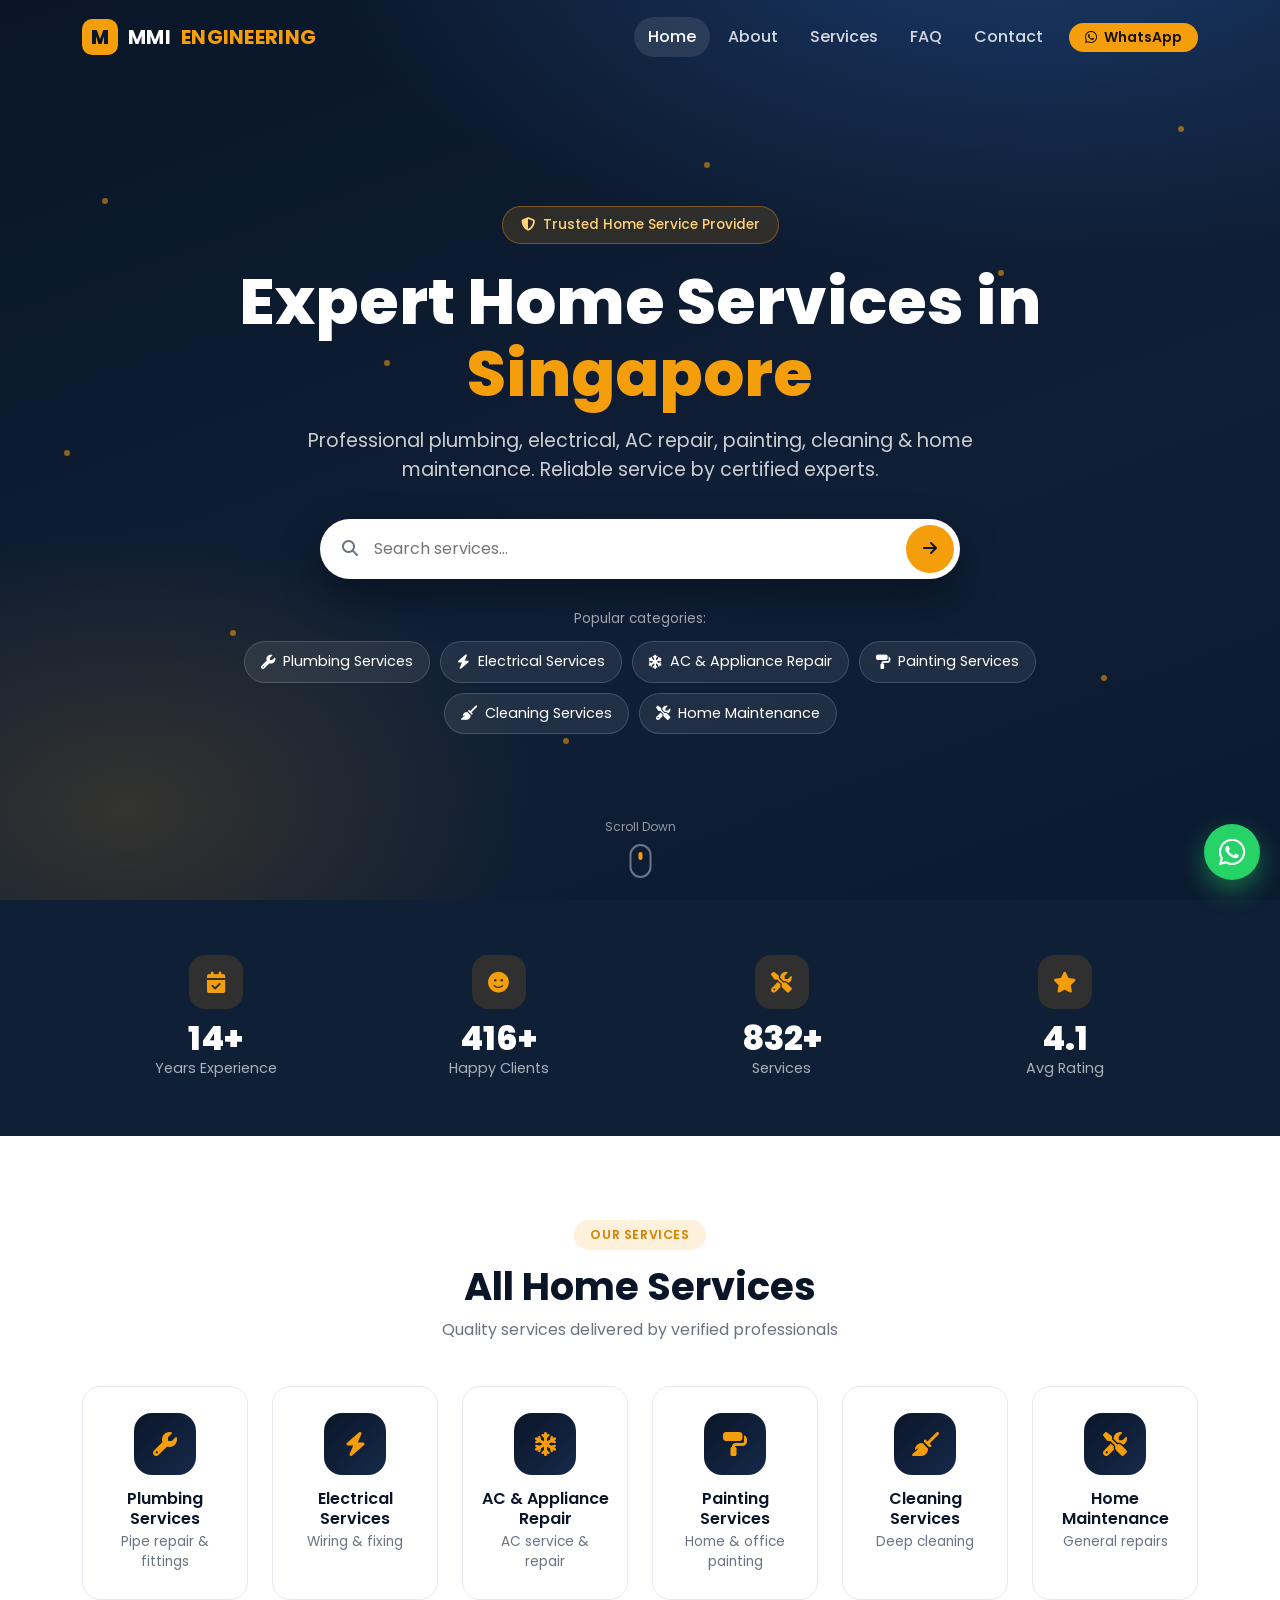
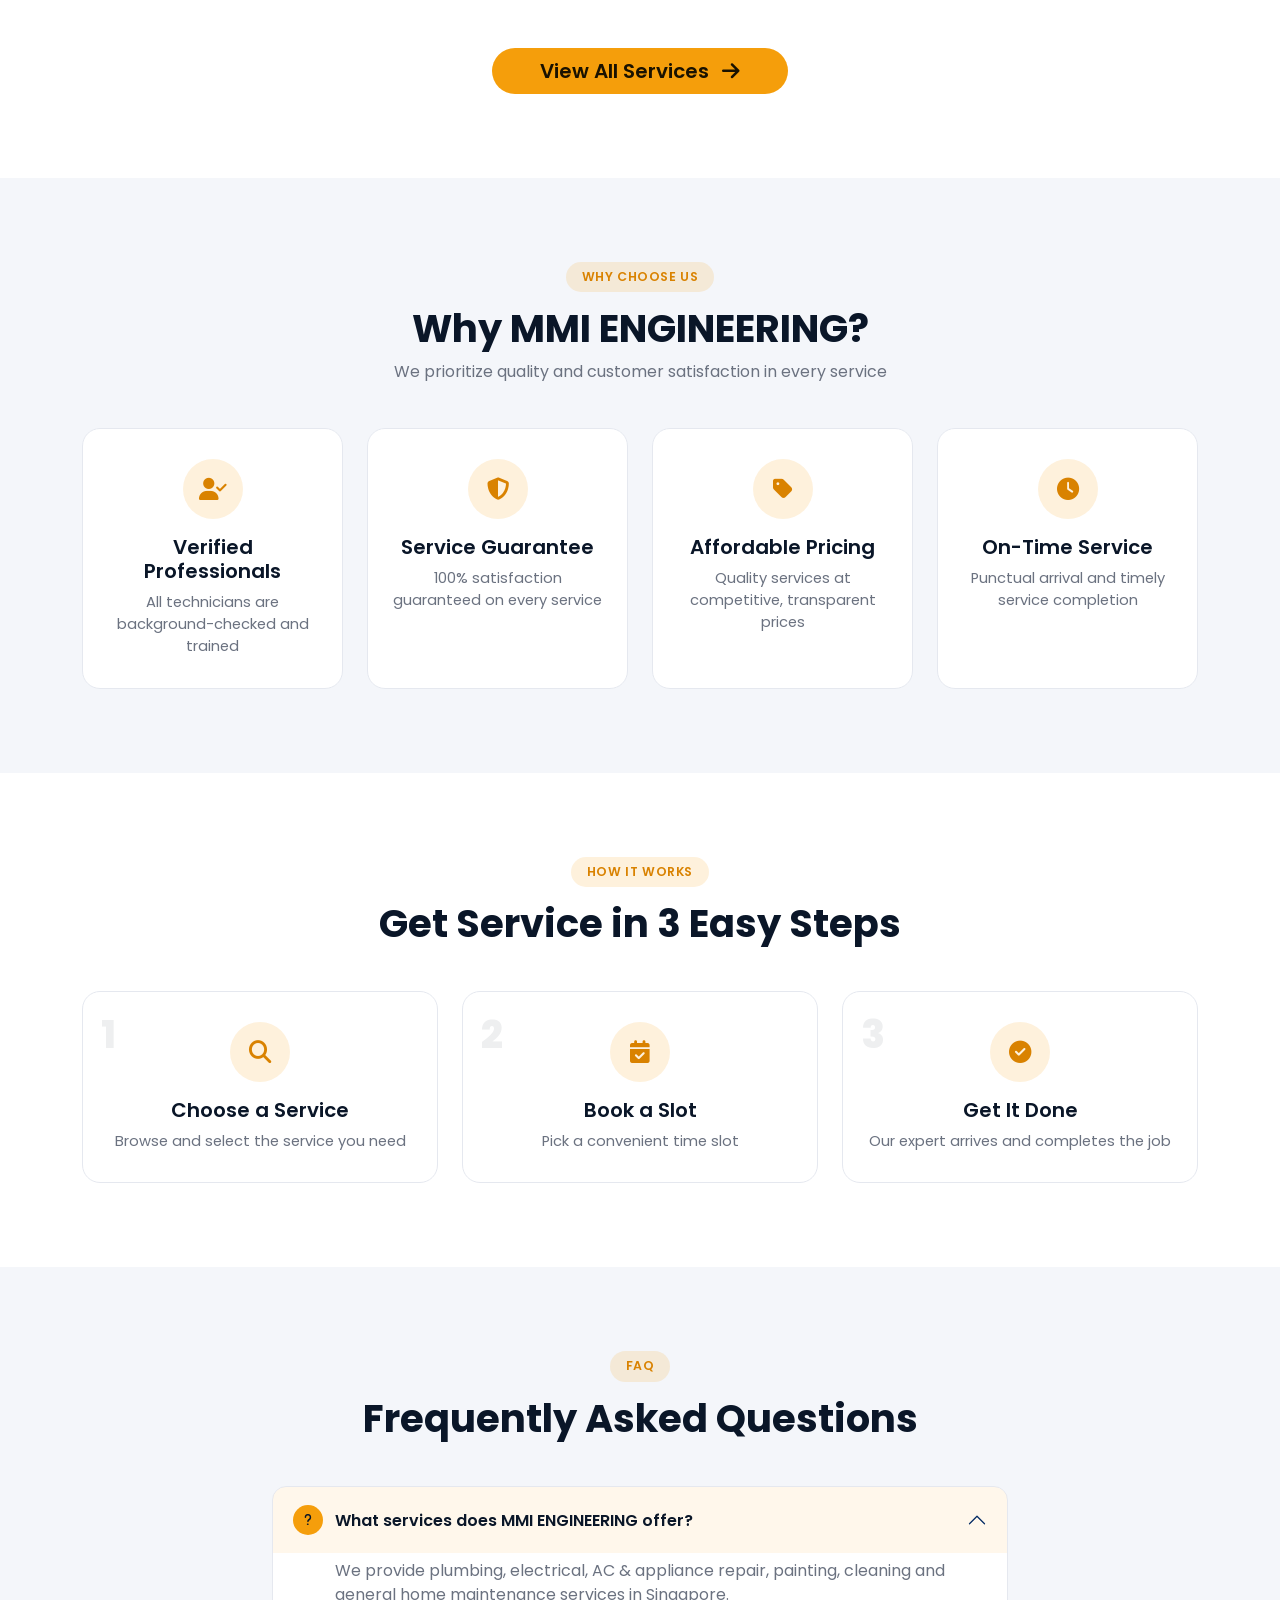
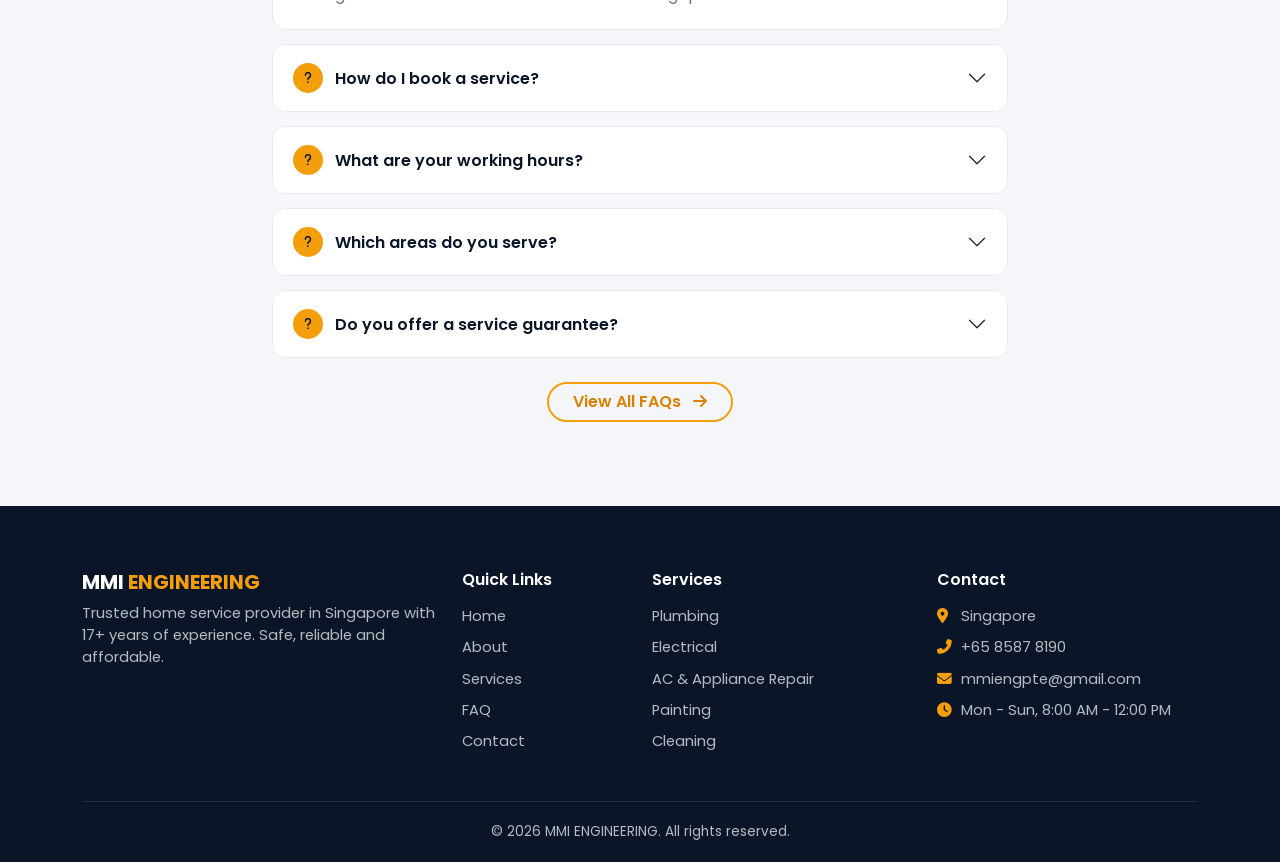
<file: index.html>
<!DOCTYPE html>
<html lang="en">
<head>
<meta charset="UTF-8">
<meta name="viewport" content="width=device-width, initial-scale=1">
<title>Home | MMI ENGINEERING</title>
<meta name="description" content="MMI ENGINEERING - expert plumbing, electrical, AC repair, painting, cleaning and home maintenance services in Singapore.">
<meta name="theme-color" content="#0a1628">
<link rel="icon" href="data:image/svg+xml,%3Csvg xmlns='http://www.w3.org/2000/svg' viewBox='0 0 100 100'%3E%3Crect width='100' height='100' rx='22' fill='%230a1628'/%3E%3Ctext x='50' y='66' font-size='48' font-weight='700' text-anchor='middle' fill='%23f59e0b' font-family='Arial'%3EM%3C/text%3E%3C/svg%3E">
<link rel="preconnect" href="https://fonts.googleapis.com">
<link rel="preconnect" href="https://fonts.gstatic.com" crossorigin>
<link href="https://fonts.googleapis.com/css2?family=Poppins:wght@400;500;600;700;800&display=swap" rel="stylesheet">
<link href="https://cdn.jsdelivr.net/npm/bootstrap@5.3.3/dist/css/bootstrap.min.css" rel="stylesheet">
<link href="https://cdnjs.cloudflare.com/ajax/libs/font-awesome/6.5.1/css/all.min.css" rel="stylesheet">
<link href="https://cdn.jsdelivr.net/npm/aos@2.3.4/dist/aos.css" rel="stylesheet">
<link href="assets/css/style.css" rel="stylesheet">
</head>
<body>
<nav class="navbar navbar-expand-lg navbar-mmi fixed-top" id="mainNav">
  <div class="container">
    <a class="navbar-brand" href="index.html"><span class="brand-mark">M</span> MMI <span class="text-accent">ENGINEERING</span></a>
    <button class="navbar-toggler" type="button" data-bs-toggle="collapse" data-bs-target="#navMenu" aria-label="Toggle navigation">
      <i class="fas fa-bars"></i>
    </button>
    <div class="collapse navbar-collapse" id="navMenu">
      <ul class="navbar-nav ms-auto align-items-lg-center gap-lg-1">
          <li class="nav-item"><a class="nav-link active" href="index.html">Home</a></li>
          <li class="nav-item"><a class="nav-link" href="about.html">About</a></li>
          <li class="nav-item"><a class="nav-link" href="services.html">Services</a></li>
          <li class="nav-item"><a class="nav-link" href="faq.html">FAQ</a></li>
          <li class="nav-item"><a class="nav-link" href="contact.html">Contact</a></li>
        <li class="nav-item ms-lg-2 mt-2 mt-lg-0">
          <a class="btn btn-accent btn-sm rounded-pill px-3" href="https://wa.me/6585878190" data-setting-link="wa" target="_blank" rel="noopener"><i class="fab fa-whatsapp me-1"></i> WhatsApp</a>
        </li>
      </ul>
    </div>
  </div>
</nav>
<div class="toast-container"></div>

<section class="hero-premium" id="hero">
  <div class="hero-bg">
    <div class="hero-overlay"></div>
    <div class="hero-particles"><span></span><span></span><span></span><span></span><span></span><span></span><span></span><span></span><span></span><span></span></div>
  </div>
  <div class="container hero-content">
    <div class="row justify-content-center">
      <div class="col-lg-10 text-center" data-aos="fade-up" data-aos-duration="1000">
        <div class="hero-badge"><i class="fas fa-shield-alt me-2"></i> Trusted Home Service Provider</div>
        <h1 class="hero-title">Expert Home Services in <span class="text-accent">Singapore</span></h1>
        <p class="hero-subtitle">Professional plumbing, electrical, AC repair, painting, cleaning &amp; home maintenance. Reliable service by certified experts.</p>
        <form class="hero-search-wrapper" id="heroSearchForm" data-aos="fade-up" data-aos-delay="200">
          <div class="hero-search-inner">
            <div class="hero-search-icon"><i class="fas fa-search"></i></div>
            <input type="text" id="heroSearch" class="hero-search-input" placeholder="Search services..." autocomplete="off">
            <button type="submit" class="hero-search-btn" aria-label="Search"><i class="fas fa-arrow-right"></i></button>
          </div>
        </form>
        <div class="hero-categories" data-aos="fade-up" data-aos-delay="300">
          <span class="hero-cat-label">Popular categories:</span>
          <div class="hero-chips" id="heroChips">
            <a href="services.html?cat=plumbing-services" class="hero-chip"><i class="fas fa-wrench"></i><span>Plumbing</span></a>
            <a href="services.html?cat=electrical-services" class="hero-chip"><i class="fas fa-bolt"></i><span>Electrical</span></a>
            <a href="services.html?cat=ac-appliance-repair" class="hero-chip"><i class="fas fa-snowflake"></i><span>AC Repair</span></a>
            <a href="services.html?cat=painting-services" class="hero-chip"><i class="fas fa-paint-roller"></i><span>Painting</span></a>
            <a href="services.html?cat=cleaning-services" class="hero-chip"><i class="fas fa-broom"></i><span>Cleaning</span></a>
            <a href="services.html?cat=home-maintenance" class="hero-chip"><i class="fas fa-tools"></i><span>Maintenance</span></a>
          </div>
        </div>
      </div>
    </div>
  </div>
  <div class="hero-scroll-indicator"><span>Scroll Down</span><div class="scroll-mouse"><div class="scroll-dot"></div></div></div>
</section>

<section class="stats-section">
  <div class="container">
    <div class="row g-3">
      <div class="col-md-3 col-6"><div class="stat-item" data-aos="fade-up"><div class="stat-icon"><i class="fas fa-calendar-check"></i></div><div class="stat-number"><span class="counter" data-target="17">0</span>+</div><div class="stat-label">Years Experience</div></div></div>
      <div class="col-md-3 col-6"><div class="stat-item" data-aos="fade-up" data-aos-delay="100"><div class="stat-icon"><i class="fas fa-smile"></i></div><div class="stat-number"><span class="counter" data-target="500">0</span>+</div><div class="stat-label">Happy Clients</div></div></div>
      <div class="col-md-3 col-6"><div class="stat-item" data-aos="fade-up" data-aos-delay="200"><div class="stat-icon"><i class="fas fa-tools"></i></div><div class="stat-number"><span class="counter" data-target="1000">0</span>+</div><div class="stat-label">Services</div></div></div>
      <div class="col-md-3 col-6"><div class="stat-item" data-aos="fade-up" data-aos-delay="300"><div class="stat-icon"><i class="fas fa-star"></i></div><div class="stat-number"><span class="counter" data-target="4.9">0</span></div><div class="stat-label">Avg Rating</div></div></div>
    </div>
  </div>
</section>

<section class="service-categories-section">
  <div class="container">
    <div class="section-header text-center" data-aos="fade-up">
      <span class="section-badge">Our Services</span>
      <h2 class="section-heading">All Home Services</h2>
      <p class="section-desc">Quality services delivered by verified professionals</p>
    </div>
    <div class="categories-grid">
      <div class="row g-4" id="homeCategories">
        <div class="col-xl-2 col-lg-4 col-md-4 col-6" data-aos="fade-up" data-aos-delay="50">
          <a href="services.html?cat=plumbing-services" class="category-card">
            <div class="category-card-icon"><i class="fas fa-wrench"></i></div>
            <h5 class="category-card-title">Plumbing Services</h5>
            <p class="category-card-desc">Pipe repair &amp; fittings</p>
            <span class="category-card-arrow"><i class="fas fa-arrow-right"></i></span>
          </a>
        </div>
        <div class="col-xl-2 col-lg-4 col-md-4 col-6" data-aos="fade-up" data-aos-delay="100">
          <a href="services.html?cat=electrical-services" class="category-card">
            <div class="category-card-icon"><i class="fas fa-bolt"></i></div>
            <h5 class="category-card-title">Electrical Services</h5>
            <p class="category-card-desc">Wiring &amp; fixing</p>
            <span class="category-card-arrow"><i class="fas fa-arrow-right"></i></span>
          </a>
        </div>
        <div class="col-xl-2 col-lg-4 col-md-4 col-6" data-aos="fade-up" data-aos-delay="150">
          <a href="services.html?cat=ac-appliance-repair" class="category-card">
            <div class="category-card-icon"><i class="fas fa-snowflake"></i></div>
            <h5 class="category-card-title">AC &amp; Appliance Repair</h5>
            <p class="category-card-desc">AC service &amp; repair</p>
            <span class="category-card-arrow"><i class="fas fa-arrow-right"></i></span>
          </a>
        </div>
        <div class="col-xl-2 col-lg-4 col-md-4 col-6" data-aos="fade-up" data-aos-delay="200">
          <a href="services.html?cat=painting-services" class="category-card">
            <div class="category-card-icon"><i class="fas fa-paint-roller"></i></div>
            <h5 class="category-card-title">Painting Services</h5>
            <p class="category-card-desc">Home &amp; office painting</p>
            <span class="category-card-arrow"><i class="fas fa-arrow-right"></i></span>
          </a>
        </div>
        <div class="col-xl-2 col-lg-4 col-md-4 col-6" data-aos="fade-up" data-aos-delay="250">
          <a href="services.html?cat=cleaning-services" class="category-card">
            <div class="category-card-icon"><i class="fas fa-broom"></i></div>
            <h5 class="category-card-title">Cleaning Services</h5>
            <p class="category-card-desc">Deep cleaning</p>
            <span class="category-card-arrow"><i class="fas fa-arrow-right"></i></span>
          </a>
        </div>
        <div class="col-xl-2 col-lg-4 col-md-4 col-6" data-aos="fade-up" data-aos-delay="300">
          <a href="services.html?cat=home-maintenance" class="category-card">
            <div class="category-card-icon"><i class="fas fa-tools"></i></div>
            <h5 class="category-card-title">Home Maintenance</h5>
            <p class="category-card-desc">General repairs</p>
            <span class="category-card-arrow"><i class="fas fa-arrow-right"></i></span>
          </a>
        </div>
      </div>
    </div>
    <div class="text-center mt-5" data-aos="fade-up">
      <a href="services.html" class="btn btn-accent btn-lg rounded-pill px-5">View All Services <i class="fas fa-arrow-right ms-2"></i></a>
    </div>
  </div>
</section>

<section class="why-choose-section">
  <div class="container">
    <div class="section-header text-center" data-aos="fade-up">
      <span class="section-badge">Why Choose Us</span>
      <h2 class="section-heading">Why MMI ENGINEERING?</h2>
      <p class="section-desc">We prioritize quality and customer satisfaction in every service</p>
    </div>
    <div class="row g-4">
      <div class="col-lg-3 col-md-6" data-aos="fade-up" data-aos-delay="100"><div class="why-card"><div class="why-card-icon"><i class="fas fa-user-check"></i></div><h5>Verified Professionals</h5><p>All technicians are background-checked and trained</p></div></div>
      <div class="col-lg-3 col-md-6" data-aos="fade-up" data-aos-delay="200"><div class="why-card"><div class="why-card-icon"><i class="fas fa-shield-alt"></i></div><h5>Service Guarantee</h5><p>100% satisfaction guaranteed on every service</p></div></div>
      <div class="col-lg-3 col-md-6" data-aos="fade-up" data-aos-delay="300"><div class="why-card"><div class="why-card-icon"><i class="fas fa-tag"></i></div><h5>Affordable Pricing</h5><p>Quality services at competitive, transparent prices</p></div></div>
      <div class="col-lg-3 col-md-6" data-aos="fade-up" data-aos-delay="400"><div class="why-card"><div class="why-card-icon"><i class="fas fa-clock"></i></div><h5>On-Time Service</h5><p>Punctual arrival and timely service completion</p></div></div>
    </div>
  </div>
</section>

<section class="how-it-works-section">
  <div class="container">
    <div class="section-header text-center" data-aos="fade-up">
      <span class="section-badge">How It Works</span>
      <h2 class="section-heading">Get Service in 3 Easy Steps</h2>
    </div>
    <div class="row g-4 justify-content-center">
      <div class="col-lg-4 col-md-6" data-aos="fade-up" data-aos-delay="100"><div class="step-card"><div class="step-number">1</div><div class="step-icon"><i class="fas fa-search"></i></div><h5>Choose a Service</h5><p>Browse and select the service you need</p></div></div>
      <div class="col-lg-4 col-md-6" data-aos="fade-up" data-aos-delay="200"><div class="step-card"><div class="step-number">2</div><div class="step-icon"><i class="fas fa-calendar-check"></i></div><h5>Book a Slot</h5><p>Pick a convenient time slot</p></div></div>
      <div class="col-lg-4 col-md-6" data-aos="fade-up" data-aos-delay="300"><div class="step-card"><div class="step-number">3</div><div class="step-icon"><i class="fas fa-check-circle"></i></div><h5>Get It Done</h5><p>Our expert arrives and completes the job</p></div></div>
    </div>
  </div>
</section>

<section class="faq-section">
  <div class="container">
    <div class="row justify-content-center">
      <div class="col-lg-8">
        <div class="section-header text-center" data-aos="fade-up">
          <span class="section-badge">FAQ</span>
          <h2 class="section-heading">Frequently Asked Questions</h2>
        </div>
<div class="accordion premium-accordion" id="homeFaq">
  <div class="accordion-item" data-aos="fade-up" data-aos-delay="50">
    <h2 class="accordion-header">
      <button class="accordion-button" type="button" data-bs-toggle="collapse" data-bs-target="#hfaq1">
        <span class="faq-icon"><i class="fas fa-question"></i></span> What services does MMI ENGINEERING offer?
      </button>
    </h2>
    <div id="hfaq1" class="accordion-collapse collapse show" data-bs-parent="#homeFaq">
      <div class="accordion-body">We provide plumbing, electrical, AC &amp; appliance repair, painting, cleaning and general home maintenance services in Singapore.</div>
    </div>
  </div>
  <div class="accordion-item" data-aos="fade-up" data-aos-delay="100">
    <h2 class="accordion-header">
      <button class="accordion-button collapsed" type="button" data-bs-toggle="collapse" data-bs-target="#hfaq2">
        <span class="faq-icon"><i class="fas fa-question"></i></span> How do I book a service?
      </button>
    </h2>
    <div id="hfaq2" class="accordion-collapse collapse" data-bs-parent="#homeFaq">
      <div class="accordion-body">The quickest way is to message us on WhatsApp at +65 8587 8190. You can also use the contact form and we will get back to you.</div>
    </div>
  </div>
  <div class="accordion-item" data-aos="fade-up" data-aos-delay="150">
    <h2 class="accordion-header">
      <button class="accordion-button collapsed" type="button" data-bs-toggle="collapse" data-bs-target="#hfaq3">
        <span class="faq-icon"><i class="fas fa-question"></i></span> What are your working hours?
      </button>
    </h2>
    <div id="hfaq3" class="accordion-collapse collapse" data-bs-parent="#homeFaq">
      <div class="accordion-body">We are available Monday to Sunday, 8:00 AM to 12:00 PM.</div>
    </div>
  </div>
  <div class="accordion-item" data-aos="fade-up" data-aos-delay="200">
    <h2 class="accordion-header">
      <button class="accordion-button collapsed" type="button" data-bs-toggle="collapse" data-bs-target="#hfaq4">
        <span class="faq-icon"><i class="fas fa-question"></i></span> Which areas do you serve?
      </button>
    </h2>
    <div id="hfaq4" class="accordion-collapse collapse" data-bs-parent="#homeFaq">
      <div class="accordion-body">We serve customers across Singapore. Message us your address and we will confirm availability.</div>
    </div>
  </div>
  <div class="accordion-item" data-aos="fade-up" data-aos-delay="250">
    <h2 class="accordion-header">
      <button class="accordion-button collapsed" type="button" data-bs-toggle="collapse" data-bs-target="#hfaq5">
        <span class="faq-icon"><i class="fas fa-question"></i></span> Do you offer a service guarantee?
      </button>
    </h2>
    <div id="hfaq5" class="accordion-collapse collapse" data-bs-parent="#homeFaq">
      <div class="accordion-body">Yes. Every job is backed by our satisfaction guarantee. If something is not right, let us know and we will make it right.</div>
    </div>
  </div>
</div>
        <div class="text-center mt-4" data-aos="fade-up">
          <a href="faq.html" class="btn btn-outline-accent rounded-pill px-4">View All FAQs <i class="fas fa-arrow-right ms-2"></i></a>
        </div>
      </div>
    </div>
  </div>
</section>

<footer class="site-footer">
  <div class="container">
    <div class="row g-4">
      <div class="col-lg-4">
        <h5 class="footer-brand">MMI <span class="text-accent">ENGINEERING</span></h5>
        <p class="footer-text">Trusted home service provider in Singapore with 17+ years of experience. Safe, reliable and affordable.</p>
      </div>
      <div class="col-lg-2 col-6">
        <h6 class="footer-title">Quick Links</h6>
        <ul class="footer-links">
          <li><a href="index.html">Home</a></li>
          <li><a href="about.html">About</a></li>
          <li><a href="services.html">Services</a></li>
          <li><a href="faq.html">FAQ</a></li>
          <li><a href="contact.html">Contact</a></li>
        </ul>
      </div>
      <div class="col-lg-3 col-6">
        <h6 class="footer-title">Services</h6>
        <ul class="footer-links">
          <li><a href="services.html">Plumbing</a></li>
          <li><a href="services.html">Electrical</a></li>
          <li><a href="services.html">AC &amp; Appliance Repair</a></li>
          <li><a href="services.html">Painting</a></li>
          <li><a href="services.html">Cleaning</a></li>
        </ul>
      </div>
      <div class="col-lg-3">
        <h6 class="footer-title">Contact</h6>
        <ul class="footer-links footer-contact">
          <li><i class="fas fa-map-marker-alt"></i> <span data-setting="address">Singapore</span></li>
          <li><i class="fas fa-phone-alt"></i> <a href="tel:+6585878190" data-setting-link="tel" data-setting="phone">+65 8587 8190</a></li>
          <li><i class="fas fa-envelope"></i> <a href="mailto:mmiengpte@gmail.com" data-setting-link="mail" data-setting="email">mmiengpte@gmail.com</a></li>
          <li><i class="fas fa-clock"></i> <span data-setting="working_days">Mon - Sun</span>, <span data-setting="working_hours">8:00 AM - 12:00 PM</span></li>
        </ul>
      </div>
    </div>
    <div class="footer-bottom">
      <span>&copy; <span id="year">2026</span> MMI ENGINEERING. All rights reserved.</span>
    </div>
  </div>
</footer>

<a href="https://wa.me/6585878190" data-setting-link="wa" target="_blank" rel="noopener" class="whatsapp-float" aria-label="Chat on WhatsApp"><i class="fab fa-whatsapp"></i></a>

<script src="https://cdn.jsdelivr.net/npm/bootstrap@5.3.3/dist/js/bootstrap.bundle.min.js"></script>
<script src="https://cdn.jsdelivr.net/npm/aos@2.3.4/dist/aos.js"></script>
<script src="assets/js/main.js"></script>
</body>
</html>
</file>
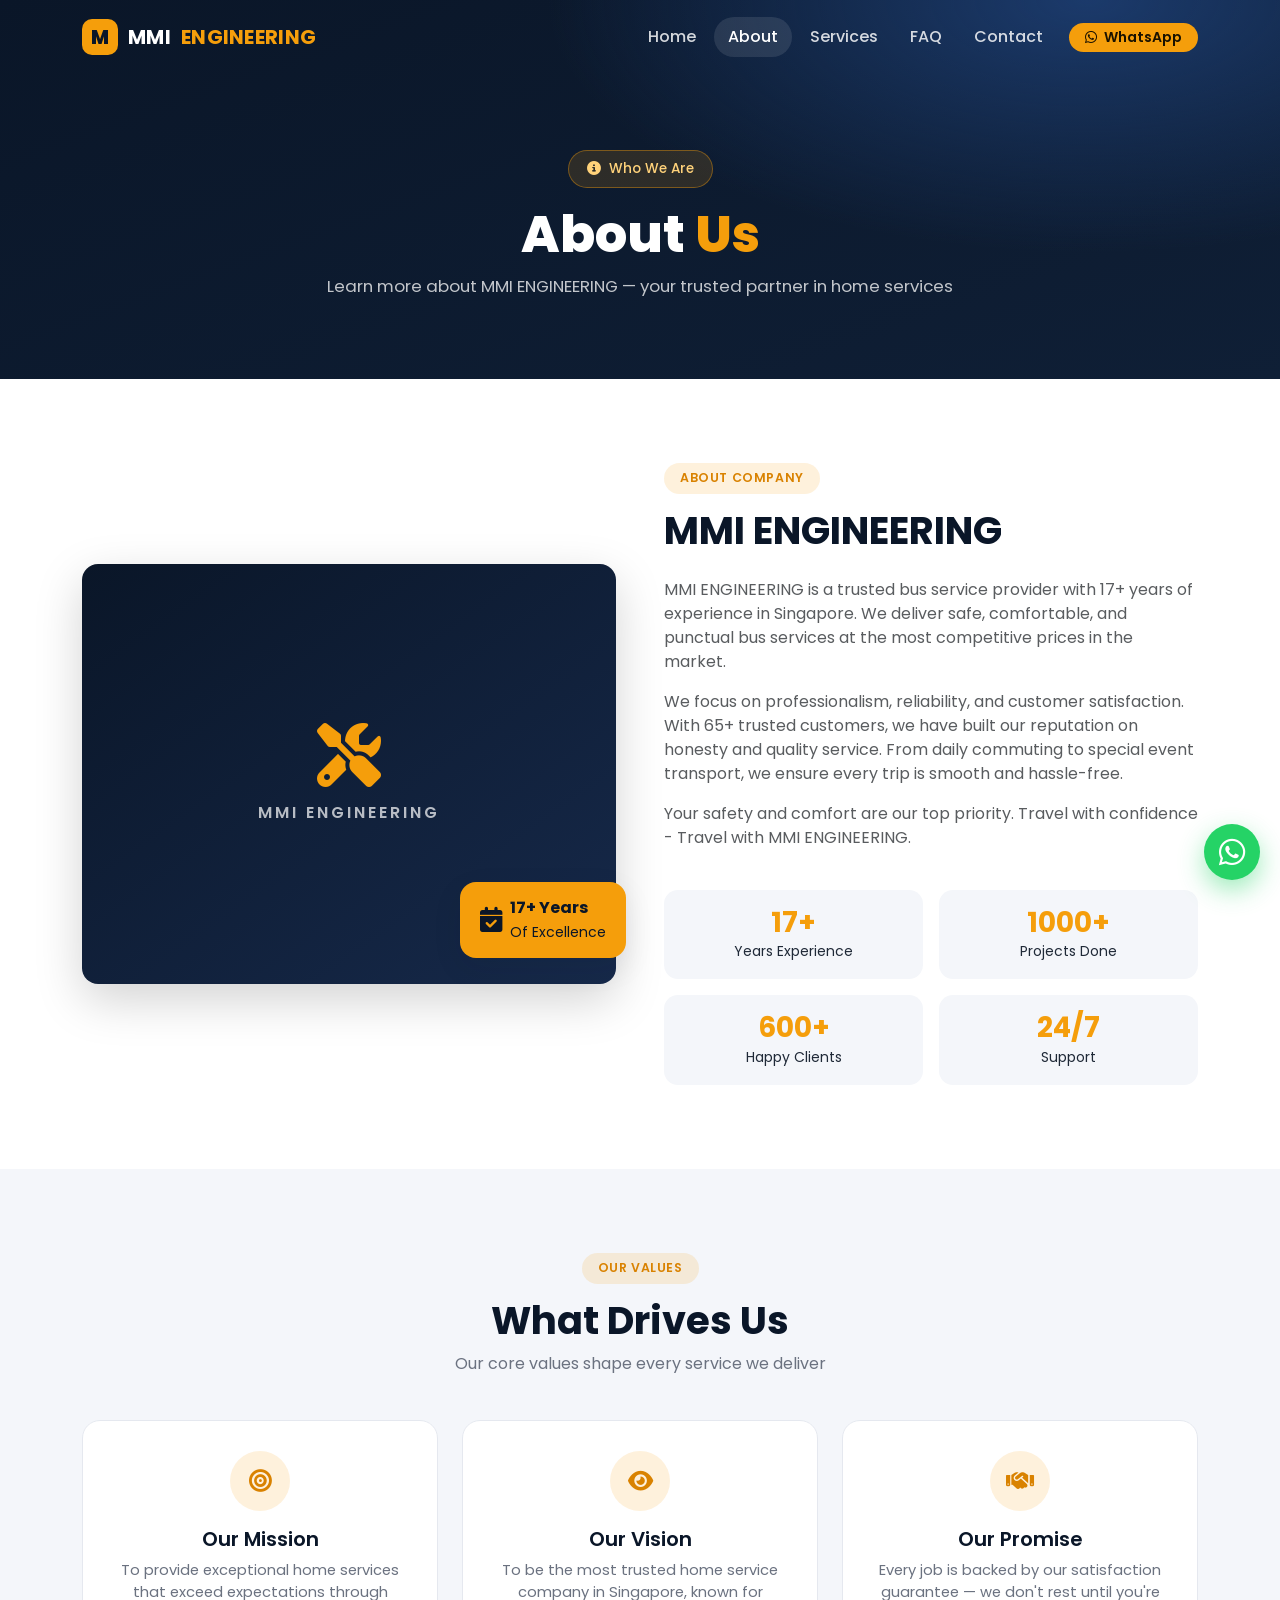
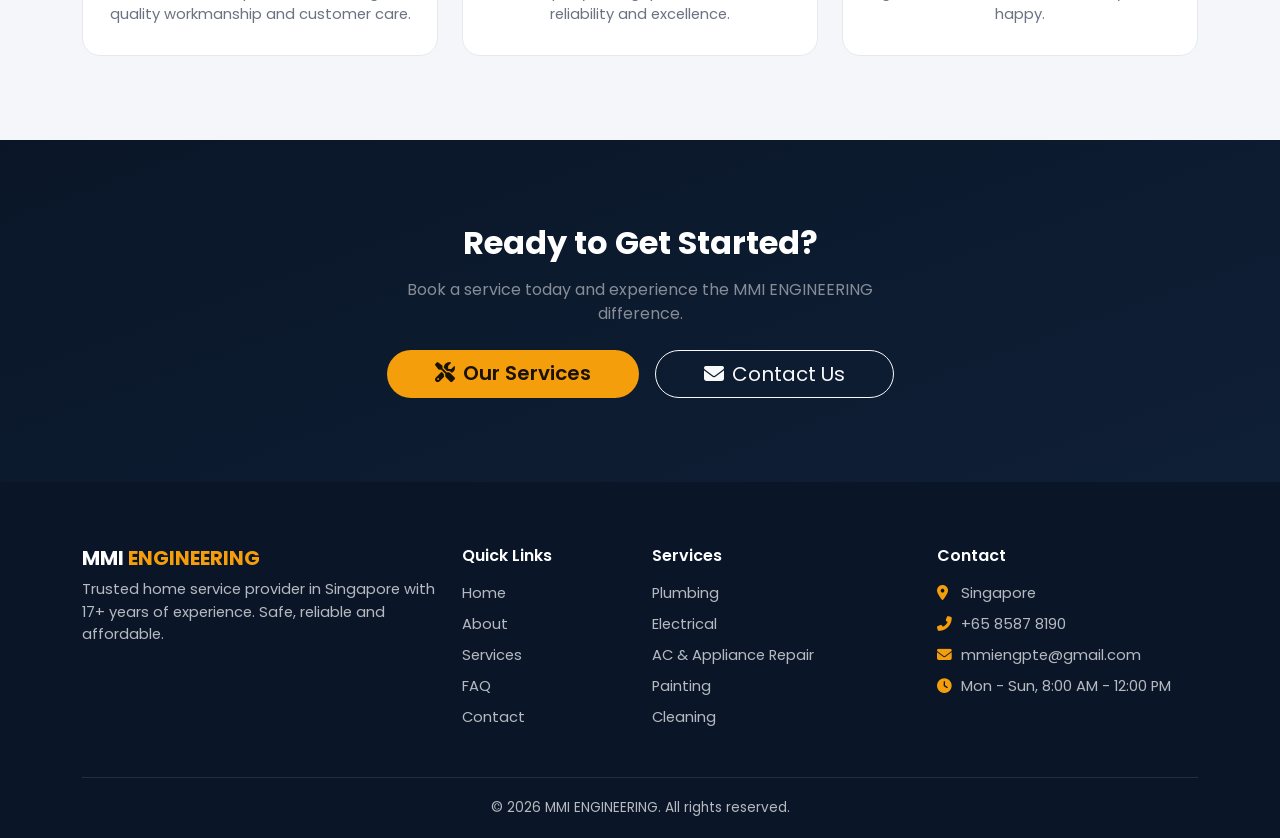
<file: about.html>
<!DOCTYPE html>
<html lang="en">
<head>
<meta charset="UTF-8">
<meta name="viewport" content="width=device-width, initial-scale=1">
<title>About Us | MMI ENGINEERING</title>
<meta name="description" content="Learn about MMI ENGINEERING, a trusted Singapore service provider with 17+ years of experience.">
<meta name="theme-color" content="#0a1628">
<link rel="icon" href="data:image/svg+xml,%3Csvg xmlns='http://www.w3.org/2000/svg' viewBox='0 0 100 100'%3E%3Crect width='100' height='100' rx='22' fill='%230a1628'/%3E%3Ctext x='50' y='66' font-size='48' font-weight='700' text-anchor='middle' fill='%23f59e0b' font-family='Arial'%3EM%3C/text%3E%3C/svg%3E">
<link rel="preconnect" href="https://fonts.googleapis.com">
<link rel="preconnect" href="https://fonts.gstatic.com" crossorigin>
<link href="https://fonts.googleapis.com/css2?family=Poppins:wght@400;500;600;700;800&display=swap" rel="stylesheet">
<link href="https://cdn.jsdelivr.net/npm/bootstrap@5.3.3/dist/css/bootstrap.min.css" rel="stylesheet">
<link href="https://cdnjs.cloudflare.com/ajax/libs/font-awesome/6.5.1/css/all.min.css" rel="stylesheet">
<link href="https://cdn.jsdelivr.net/npm/aos@2.3.4/dist/aos.css" rel="stylesheet">
<link href="assets/css/style.css" rel="stylesheet">
</head>
<body>
<nav class="navbar navbar-expand-lg navbar-mmi fixed-top" id="mainNav">
  <div class="container">
    <a class="navbar-brand" href="index.html"><span class="brand-mark">M</span> MMI <span class="text-accent">ENGINEERING</span></a>
    <button class="navbar-toggler" type="button" data-bs-toggle="collapse" data-bs-target="#navMenu" aria-label="Toggle navigation">
      <i class="fas fa-bars"></i>
    </button>
    <div class="collapse navbar-collapse" id="navMenu">
      <ul class="navbar-nav ms-auto align-items-lg-center gap-lg-1">
          <li class="nav-item"><a class="nav-link" href="index.html">Home</a></li>
          <li class="nav-item"><a class="nav-link active" href="about.html">About</a></li>
          <li class="nav-item"><a class="nav-link" href="services.html">Services</a></li>
          <li class="nav-item"><a class="nav-link" href="faq.html">FAQ</a></li>
          <li class="nav-item"><a class="nav-link" href="contact.html">Contact</a></li>
        <li class="nav-item ms-lg-2 mt-2 mt-lg-0">
          <a class="btn btn-accent btn-sm rounded-pill px-3" href="https://wa.me/6585878190" data-setting-link="wa" target="_blank" rel="noopener"><i class="fab fa-whatsapp me-1"></i> WhatsApp</a>
        </li>
      </ul>
    </div>
  </div>
</nav>
<div class="toast-container"></div>

<div class="page-hero">
  <div class="page-hero-bg"></div>
  <div class="container position-relative" style="z-index:2">
    <div class="row justify-content-center text-center">
      <div class="col-lg-8" data-aos="fade-up">
        <span class="hero-badge d-inline-flex mb-3"><i class="fas fa-info-circle me-2"></i> Who We Are</span>
        <h1 class="page-hero-title">About <span class="text-accent">Us</span></h1>
        <p class="page-hero-desc">Learn more about MMI ENGINEERING — your trusted partner in home services</p>
      </div>
    </div>
  </div>
</div>

<section class="page-section">
  <div class="container">
    <div class="row g-5 align-items-center">
      <div class="col-lg-6" data-aos="fade-right">
        <div class="about-image-wrapper">
          <div class="about-image-main rounded-4 overflow-hidden shadow-lg">
            <!-- Replace this block with <img src="assets/images/your-photo.jpg" alt="About MMI ENGINEERING" class="img-fluid w-100"> -->
            <div class="about-image-placeholder"><i class="fas fa-tools"></i><span>MMI ENGINEERING</span></div>
          </div>
          <div class="about-image-badge">
            <div class="d-flex align-items-center gap-2"><i class="fas fa-calendar-check"></i><div><strong class="d-block">17+ Years</strong><small>Of Excellence</small></div></div>
          </div>
        </div>
      </div>
      <div class="col-lg-6" data-aos="fade-left">
        <span class="section-badge">About Company</span>
        <h2 class="section-heading mb-4">MMI ENGINEERING</h2>
        <div class="about-content" id="aboutContent">
          <p class="text-muted mb-3">MMI ENGINEERING is a trusted bus service provider with 17+ years of experience in Singapore. We deliver safe, comfortable, and punctual bus services at the most competitive prices in the market.</p>
          <p class="text-muted mb-3">We focus on professionalism, reliability, and customer satisfaction. With 65+ trusted customers, we have built our reputation on honesty and quality service. From daily commuting to special event transport, we ensure every trip is smooth and hassle-free.</p>
          <p class="text-muted mb-3">Your safety and comfort are our top priority. Travel with confidence - Travel with MMI ENGINEERING.</p>
        </div>
        <div class="row g-3 mt-4">
          <div class="col-6"><div class="about-stat-card"><h3 class="fw-bold text-accent mb-0">17+</h3><small>Years Experience</small></div></div>
          <div class="col-6"><div class="about-stat-card"><h3 class="fw-bold text-accent mb-0">1000+</h3><small>Projects Done</small></div></div>
          <div class="col-6"><div class="about-stat-card"><h3 class="fw-bold text-accent mb-0">600+</h3><small>Happy Clients</small></div></div>
          <div class="col-6"><div class="about-stat-card"><h3 class="fw-bold text-accent mb-0">24/7</h3><small>Support</small></div></div>
        </div>
      </div>
    </div>
  </div>
</section>

<section class="page-section bg-light-soft">
  <div class="container">
    <div class="section-header text-center" data-aos="fade-up">
      <span class="section-badge">Our Values</span>
      <h2 class="section-heading">What Drives Us</h2>
      <p class="section-desc">Our core values shape every service we deliver</p>
    </div>
    <div class="row g-4">
      <div class="col-lg-4 col-md-6" data-aos="fade-up" data-aos-delay="100"><div class="why-card"><div class="why-card-icon"><i class="fas fa-bullseye"></i></div><h5>Our Mission</h5><p>To provide exceptional home services that exceed expectations through quality workmanship and customer care.</p></div></div>
      <div class="col-lg-4 col-md-6" data-aos="fade-up" data-aos-delay="200"><div class="why-card"><div class="why-card-icon"><i class="fas fa-eye"></i></div><h5>Our Vision</h5><p>To be the most trusted home service company in Singapore, known for reliability and excellence.</p></div></div>
      <div class="col-lg-4 col-md-6" data-aos="fade-up" data-aos-delay="300"><div class="why-card"><div class="why-card-icon"><i class="fas fa-handshake"></i></div><h5>Our Promise</h5><p>Every job is backed by our satisfaction guarantee — we don't rest until you're happy.</p></div></div>
    </div>
  </div>
</section>

<section class="page-section cta-section">
  <div class="container text-center" data-aos="fade-up">
    <h2 class="text-white fw-bold mb-3">Ready to Get Started?</h2>
    <p class="text-white-50 mb-4 mx-auto" style="max-width:500px">Book a service today and experience the MMI ENGINEERING difference.</p>
    <div class="d-flex justify-content-center gap-3 flex-wrap">
      <a href="services.html" class="btn btn-accent btn-lg rounded-pill px-5"><i class="fas fa-tools me-2"></i>Our Services</a>
      <a href="contact.html" class="btn btn-outline-light btn-lg rounded-pill px-5"><i class="fas fa-envelope me-2"></i>Contact Us</a>
    </div>
  </div>
</section>

<footer class="site-footer">
  <div class="container">
    <div class="row g-4">
      <div class="col-lg-4">
        <h5 class="footer-brand">MMI <span class="text-accent">ENGINEERING</span></h5>
        <p class="footer-text">Trusted home service provider in Singapore with 17+ years of experience. Safe, reliable and affordable.</p>
      </div>
      <div class="col-lg-2 col-6">
        <h6 class="footer-title">Quick Links</h6>
        <ul class="footer-links">
          <li><a href="index.html">Home</a></li>
          <li><a href="about.html">About</a></li>
          <li><a href="services.html">Services</a></li>
          <li><a href="faq.html">FAQ</a></li>
          <li><a href="contact.html">Contact</a></li>
        </ul>
      </div>
      <div class="col-lg-3 col-6">
        <h6 class="footer-title">Services</h6>
        <ul class="footer-links">
          <li><a href="services.html">Plumbing</a></li>
          <li><a href="services.html">Electrical</a></li>
          <li><a href="services.html">AC &amp; Appliance Repair</a></li>
          <li><a href="services.html">Painting</a></li>
          <li><a href="services.html">Cleaning</a></li>
        </ul>
      </div>
      <div class="col-lg-3">
        <h6 class="footer-title">Contact</h6>
        <ul class="footer-links footer-contact">
          <li><i class="fas fa-map-marker-alt"></i> <span data-setting="address">Singapore</span></li>
          <li><i class="fas fa-phone-alt"></i> <a href="tel:+6585878190" data-setting-link="tel" data-setting="phone">+65 8587 8190</a></li>
          <li><i class="fas fa-envelope"></i> <a href="mailto:mmiengpte@gmail.com" data-setting-link="mail" data-setting="email">mmiengpte@gmail.com</a></li>
          <li><i class="fas fa-clock"></i> <span data-setting="working_days">Mon - Sun</span>, <span data-setting="working_hours">8:00 AM - 12:00 PM</span></li>
        </ul>
      </div>
    </div>
    <div class="footer-bottom">
      <span>&copy; <span id="year">2026</span> MMI ENGINEERING. All rights reserved.</span>
    </div>
  </div>
</footer>

<a href="https://wa.me/6585878190" data-setting-link="wa" target="_blank" rel="noopener" class="whatsapp-float" aria-label="Chat on WhatsApp"><i class="fab fa-whatsapp"></i></a>

<script src="https://cdn.jsdelivr.net/npm/bootstrap@5.3.3/dist/js/bootstrap.bundle.min.js"></script>
<script src="https://cdn.jsdelivr.net/npm/aos@2.3.4/dist/aos.js"></script>
<script src="assets/js/main.js"></script>
</body>
</html>
</file>
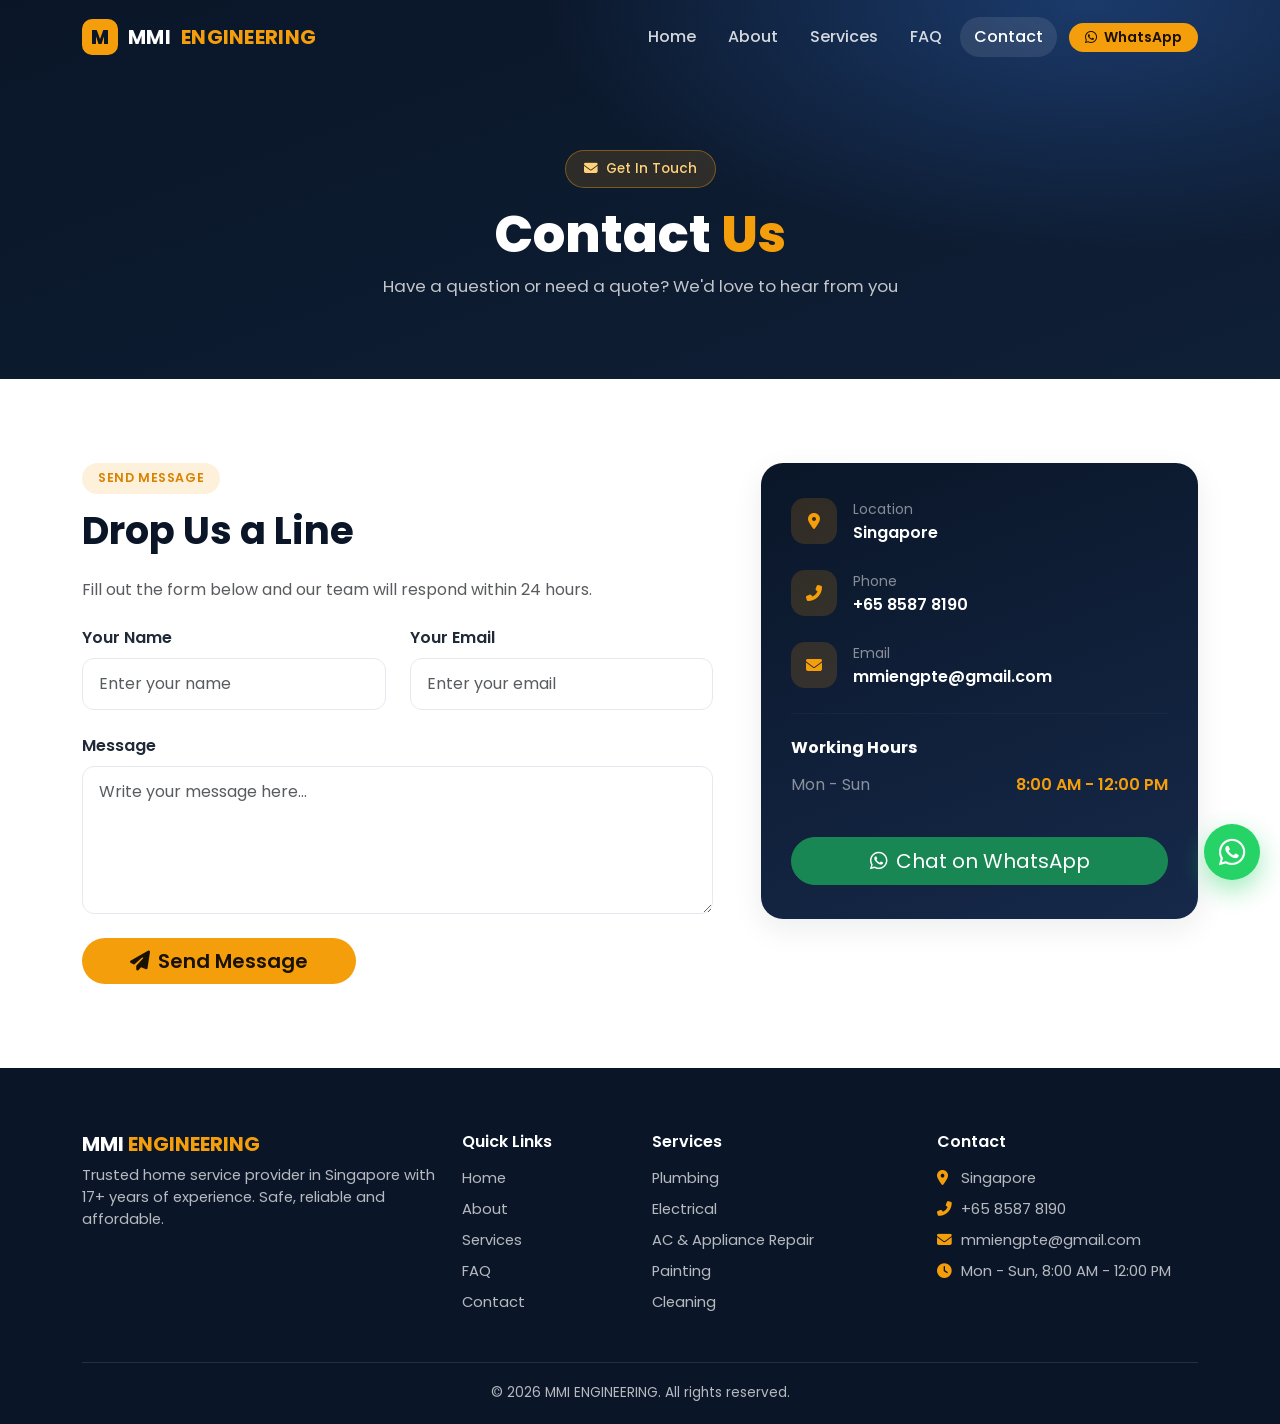
<file: contact.html>
<!DOCTYPE html>
<html lang="en">
<head>
<meta charset="UTF-8">
<meta name="viewport" content="width=device-width, initial-scale=1">
<title>Contact Us | MMI ENGINEERING</title>
<meta name="description" content="Contact MMI ENGINEERING in Singapore for quotes and service bookings.">
<meta name="theme-color" content="#0a1628">
<link rel="icon" href="data:image/svg+xml,%3Csvg xmlns='http://www.w3.org/2000/svg' viewBox='0 0 100 100'%3E%3Crect width='100' height='100' rx='22' fill='%230a1628'/%3E%3Ctext x='50' y='66' font-size='48' font-weight='700' text-anchor='middle' fill='%23f59e0b' font-family='Arial'%3EM%3C/text%3E%3C/svg%3E">
<link rel="preconnect" href="https://fonts.googleapis.com">
<link rel="preconnect" href="https://fonts.gstatic.com" crossorigin>
<link href="https://fonts.googleapis.com/css2?family=Poppins:wght@400;500;600;700;800&display=swap" rel="stylesheet">
<link href="https://cdn.jsdelivr.net/npm/bootstrap@5.3.3/dist/css/bootstrap.min.css" rel="stylesheet">
<link href="https://cdnjs.cloudflare.com/ajax/libs/font-awesome/6.5.1/css/all.min.css" rel="stylesheet">
<link href="https://cdn.jsdelivr.net/npm/aos@2.3.4/dist/aos.css" rel="stylesheet">
<link href="assets/css/style.css" rel="stylesheet">
</head>
<body>
<nav class="navbar navbar-expand-lg navbar-mmi fixed-top" id="mainNav">
  <div class="container">
    <a class="navbar-brand" href="index.html"><span class="brand-mark">M</span> MMI <span class="text-accent">ENGINEERING</span></a>
    <button class="navbar-toggler" type="button" data-bs-toggle="collapse" data-bs-target="#navMenu" aria-label="Toggle navigation">
      <i class="fas fa-bars"></i>
    </button>
    <div class="collapse navbar-collapse" id="navMenu">
      <ul class="navbar-nav ms-auto align-items-lg-center gap-lg-1">
          <li class="nav-item"><a class="nav-link" href="index.html">Home</a></li>
          <li class="nav-item"><a class="nav-link" href="about.html">About</a></li>
          <li class="nav-item"><a class="nav-link" href="services.html">Services</a></li>
          <li class="nav-item"><a class="nav-link" href="faq.html">FAQ</a></li>
          <li class="nav-item"><a class="nav-link active" href="contact.html">Contact</a></li>
        <li class="nav-item ms-lg-2 mt-2 mt-lg-0">
          <a class="btn btn-accent btn-sm rounded-pill px-3" href="https://wa.me/6585878190" data-setting-link="wa" target="_blank" rel="noopener"><i class="fab fa-whatsapp me-1"></i> WhatsApp</a>
        </li>
      </ul>
    </div>
  </div>
</nav>
<div class="toast-container"></div>

<div class="page-hero">
  <div class="page-hero-bg"></div>
  <div class="container position-relative" style="z-index:2">
    <div class="row justify-content-center text-center">
      <div class="col-lg-8" data-aos="fade-up">
        <span class="hero-badge d-inline-flex mb-3"><i class="fas fa-envelope me-2"></i> Get In Touch</span>
        <h1 class="page-hero-title">Contact <span class="text-accent">Us</span></h1>
        <p class="page-hero-desc">Have a question or need a quote? We'd love to hear from you</p>
      </div>
    </div>
  </div>
</div>

<section class="page-section">
  <div class="container">
    <div class="row g-5">
      <div class="col-lg-7" data-aos="fade-right">
        <span class="section-badge">Send Message</span>
        <h2 class="section-heading mb-4">Drop Us a Line</h2>
        <p class="text-muted mb-4">Fill out the form below and our team will respond within 24 hours.</p>

        <div id="formAlert"></div>

        <form id="contactForm" class="premium-form" novalidate>
          <input type="text" name="_honey" style="display:none" tabindex="-1" autocomplete="off">
          <div class="row g-4">
            <div class="col-md-6">
              <label class="form-label fw-semibold" for="cName">Your Name</label>
              <input type="text" class="form-control premium-input" id="cName" name="name" placeholder="Enter your name" required>
            </div>
            <div class="col-md-6">
              <label class="form-label fw-semibold" for="cEmail">Your Email</label>
              <input type="email" class="form-control premium-input" id="cEmail" name="email" placeholder="Enter your email" required>
            </div>
            <div class="col-12">
              <label class="form-label fw-semibold" for="cMessage">Message</label>
              <textarea class="form-control premium-input" id="cMessage" name="message" placeholder="Write your message here..." rows="5" required></textarea>
            </div>
            <div class="col-12">
              <button type="submit" class="btn btn-accent btn-lg rounded-pill px-5" id="contactBtn"><i class="fas fa-paper-plane me-2"></i>Send Message</button>
            </div>
          </div>
        </form>
      </div>
      <div class="col-lg-5" data-aos="fade-left">
        <div class="contact-info-premium">
          <div class="d-flex align-items-center gap-3 mb-4"><div class="ci-icon"><i class="fas fa-map-marker-alt"></i></div><div><small class="text-white-50">Location</small><p class="mb-0 fw-semibold text-white" data-setting="address">Singapore</p></div></div>
          <div class="d-flex align-items-center gap-3 mb-4"><div class="ci-icon"><i class="fas fa-phone-alt"></i></div><div><small class="text-white-50">Phone</small><p class="mb-0 fw-semibold text-white" data-setting="phone">+65 8587 8190</p></div></div>
          <div class="d-flex align-items-center gap-3 mb-4"><div class="ci-icon"><i class="fas fa-envelope"></i></div><div><small class="text-white-50">Email</small><p class="mb-0 fw-semibold text-white" data-setting="email">mmiengpte@gmail.com</p></div></div>
          <hr class="border-white-10 my-4">
          <div class="mb-4">
            <h6 class="fw-bold text-white mb-3">Working Hours</h6>
            <div class="d-flex justify-content-between text-white-50"><span data-setting="working_days">Mon - Sun</span><span class="text-accent fw-semibold" data-setting="working_hours">8:00 AM - 12:00 PM</span></div>
          </div>
          <a href="https://wa.me/6585878190" data-setting-link="wa" target="_blank" rel="noopener" class="btn btn-success rounded-pill w-100 btn-lg mt-3"><i class="fab fa-whatsapp me-2"></i>Chat on WhatsApp</a>
        </div>
      </div>
    </div>
  </div>
</section>

<footer class="site-footer">
  <div class="container">
    <div class="row g-4">
      <div class="col-lg-4">
        <h5 class="footer-brand">MMI <span class="text-accent">ENGINEERING</span></h5>
        <p class="footer-text">Trusted home service provider in Singapore with 17+ years of experience. Safe, reliable and affordable.</p>
      </div>
      <div class="col-lg-2 col-6">
        <h6 class="footer-title">Quick Links</h6>
        <ul class="footer-links">
          <li><a href="index.html">Home</a></li>
          <li><a href="about.html">About</a></li>
          <li><a href="services.html">Services</a></li>
          <li><a href="faq.html">FAQ</a></li>
          <li><a href="contact.html">Contact</a></li>
        </ul>
      </div>
      <div class="col-lg-3 col-6">
        <h6 class="footer-title">Services</h6>
        <ul class="footer-links">
          <li><a href="services.html">Plumbing</a></li>
          <li><a href="services.html">Electrical</a></li>
          <li><a href="services.html">AC &amp; Appliance Repair</a></li>
          <li><a href="services.html">Painting</a></li>
          <li><a href="services.html">Cleaning</a></li>
        </ul>
      </div>
      <div class="col-lg-3">
        <h6 class="footer-title">Contact</h6>
        <ul class="footer-links footer-contact">
          <li><i class="fas fa-map-marker-alt"></i> <span data-setting="address">Singapore</span></li>
          <li><i class="fas fa-phone-alt"></i> <a href="tel:+6585878190" data-setting-link="tel" data-setting="phone">+65 8587 8190</a></li>
          <li><i class="fas fa-envelope"></i> <a href="mailto:mmiengpte@gmail.com" data-setting-link="mail" data-setting="email">mmiengpte@gmail.com</a></li>
          <li><i class="fas fa-clock"></i> <span data-setting="working_days">Mon - Sun</span>, <span data-setting="working_hours">8:00 AM - 12:00 PM</span></li>
        </ul>
      </div>
    </div>
    <div class="footer-bottom">
      <span>&copy; <span id="year">2026</span> MMI ENGINEERING. All rights reserved.</span>
    </div>
  </div>
</footer>

<a href="https://wa.me/6585878190" data-setting-link="wa" target="_blank" rel="noopener" class="whatsapp-float" aria-label="Chat on WhatsApp"><i class="fab fa-whatsapp"></i></a>

<script src="https://cdn.jsdelivr.net/npm/bootstrap@5.3.3/dist/js/bootstrap.bundle.min.js"></script>
<script src="https://cdn.jsdelivr.net/npm/aos@2.3.4/dist/aos.js"></script>
<script src="assets/js/main.js"></script>
<script src="assets/js/contact.js"></script>
</body>
</html>
</file>
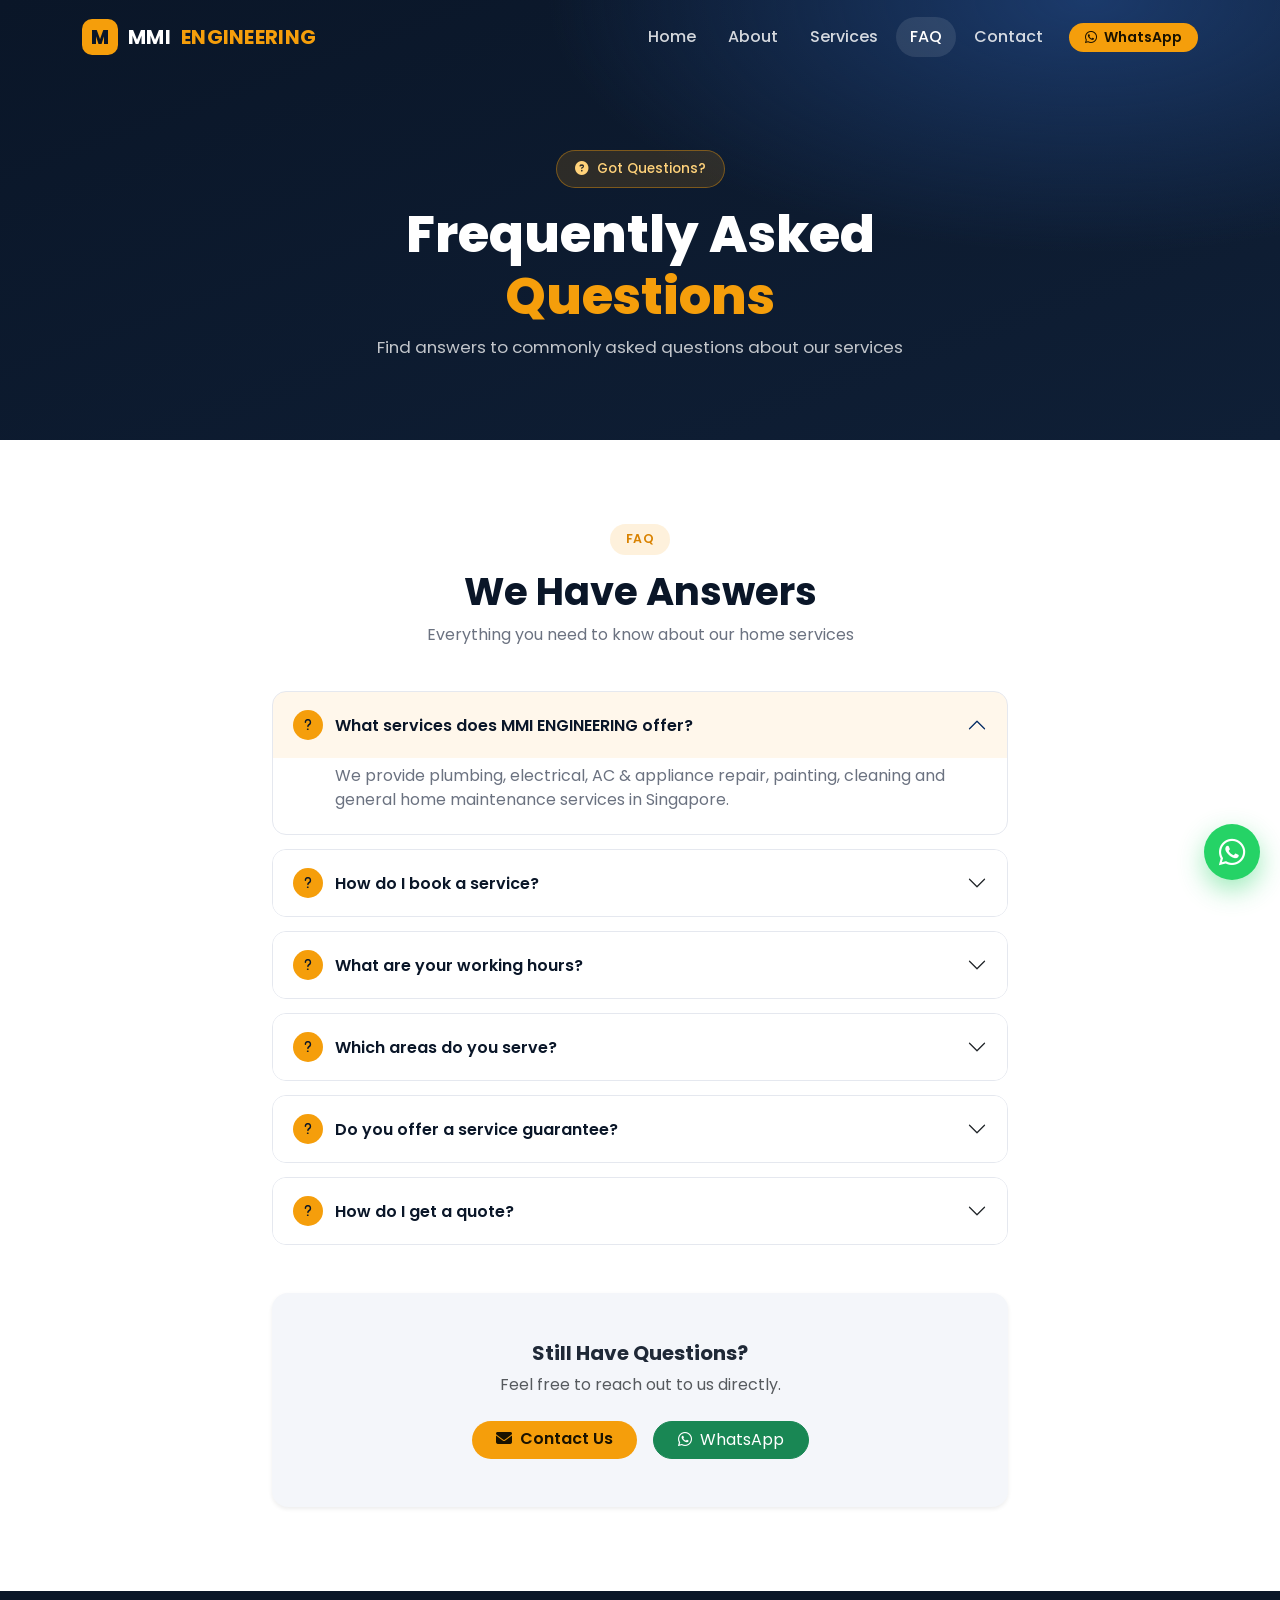
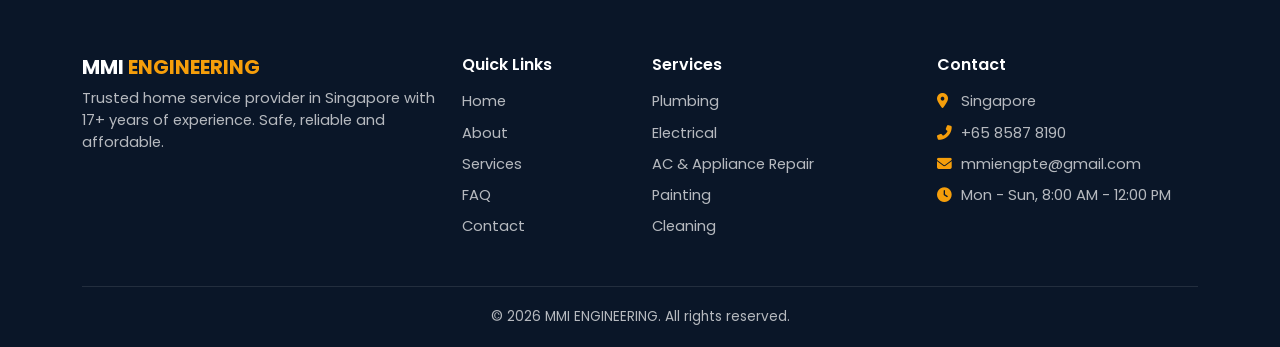
<file: faq.html>
<!DOCTYPE html>
<html lang="en">
<head>
<meta charset="UTF-8">
<meta name="viewport" content="width=device-width, initial-scale=1">
<title>FAQ | MMI ENGINEERING</title>
<meta name="description" content="Frequently asked questions about MMI ENGINEERING home services in Singapore.">
<meta name="theme-color" content="#0a1628">
<link rel="icon" href="data:image/svg+xml,%3Csvg xmlns='http://www.w3.org/2000/svg' viewBox='0 0 100 100'%3E%3Crect width='100' height='100' rx='22' fill='%230a1628'/%3E%3Ctext x='50' y='66' font-size='48' font-weight='700' text-anchor='middle' fill='%23f59e0b' font-family='Arial'%3EM%3C/text%3E%3C/svg%3E">
<link rel="preconnect" href="https://fonts.googleapis.com">
<link rel="preconnect" href="https://fonts.gstatic.com" crossorigin>
<link href="https://fonts.googleapis.com/css2?family=Poppins:wght@400;500;600;700;800&display=swap" rel="stylesheet">
<link href="https://cdn.jsdelivr.net/npm/bootstrap@5.3.3/dist/css/bootstrap.min.css" rel="stylesheet">
<link href="https://cdnjs.cloudflare.com/ajax/libs/font-awesome/6.5.1/css/all.min.css" rel="stylesheet">
<link href="https://cdn.jsdelivr.net/npm/aos@2.3.4/dist/aos.css" rel="stylesheet">
<link href="assets/css/style.css" rel="stylesheet">
</head>
<body>
<nav class="navbar navbar-expand-lg navbar-mmi fixed-top" id="mainNav">
  <div class="container">
    <a class="navbar-brand" href="index.html"><span class="brand-mark">M</span> MMI <span class="text-accent">ENGINEERING</span></a>
    <button class="navbar-toggler" type="button" data-bs-toggle="collapse" data-bs-target="#navMenu" aria-label="Toggle navigation">
      <i class="fas fa-bars"></i>
    </button>
    <div class="collapse navbar-collapse" id="navMenu">
      <ul class="navbar-nav ms-auto align-items-lg-center gap-lg-1">
          <li class="nav-item"><a class="nav-link" href="index.html">Home</a></li>
          <li class="nav-item"><a class="nav-link" href="about.html">About</a></li>
          <li class="nav-item"><a class="nav-link" href="services.html">Services</a></li>
          <li class="nav-item"><a class="nav-link active" href="faq.html">FAQ</a></li>
          <li class="nav-item"><a class="nav-link" href="contact.html">Contact</a></li>
        <li class="nav-item ms-lg-2 mt-2 mt-lg-0">
          <a class="btn btn-accent btn-sm rounded-pill px-3" href="https://wa.me/6585878190" data-setting-link="wa" target="_blank" rel="noopener"><i class="fab fa-whatsapp me-1"></i> WhatsApp</a>
        </li>
      </ul>
    </div>
  </div>
</nav>
<div class="toast-container"></div>

<div class="page-hero">
  <div class="page-hero-bg"></div>
  <div class="container position-relative" style="z-index:2">
    <div class="row justify-content-center text-center">
      <div class="col-lg-8" data-aos="fade-up">
        <span class="hero-badge d-inline-flex mb-3"><i class="fas fa-question-circle me-2"></i> Got Questions?</span>
        <h1 class="page-hero-title">Frequently Asked <span class="text-accent">Questions</span></h1>
        <p class="page-hero-desc">Find answers to commonly asked questions about our services</p>
      </div>
    </div>
  </div>
</div>

<section class="page-section">
  <div class="container">
    <div class="row justify-content-center">
      <div class="col-lg-8">
        <div class="section-header text-center" data-aos="fade-up">
          <span class="section-badge">FAQ</span>
          <h2 class="section-heading">We Have Answers</h2>
          <p class="section-desc">Everything you need to know about our home services</p>
        </div>
<div class="accordion premium-accordion" id="faqAccordion">
  <div class="accordion-item" data-aos="fade-up" data-aos-delay="50">
    <h2 class="accordion-header">
      <button class="accordion-button" type="button" data-bs-toggle="collapse" data-bs-target="#faq1">
        <span class="faq-icon"><i class="fas fa-question"></i></span> What services does MMI ENGINEERING offer?
      </button>
    </h2>
    <div id="faq1" class="accordion-collapse collapse show" data-bs-parent="#faqAccordion">
      <div class="accordion-body">We provide plumbing, electrical, AC &amp; appliance repair, painting, cleaning and general home maintenance services in Singapore.</div>
    </div>
  </div>
  <div class="accordion-item" data-aos="fade-up" data-aos-delay="100">
    <h2 class="accordion-header">
      <button class="accordion-button collapsed" type="button" data-bs-toggle="collapse" data-bs-target="#faq2">
        <span class="faq-icon"><i class="fas fa-question"></i></span> How do I book a service?
      </button>
    </h2>
    <div id="faq2" class="accordion-collapse collapse" data-bs-parent="#faqAccordion">
      <div class="accordion-body">The quickest way is to message us on WhatsApp at +65 8587 8190. You can also use the contact form and we will get back to you.</div>
    </div>
  </div>
  <div class="accordion-item" data-aos="fade-up" data-aos-delay="150">
    <h2 class="accordion-header">
      <button class="accordion-button collapsed" type="button" data-bs-toggle="collapse" data-bs-target="#faq3">
        <span class="faq-icon"><i class="fas fa-question"></i></span> What are your working hours?
      </button>
    </h2>
    <div id="faq3" class="accordion-collapse collapse" data-bs-parent="#faqAccordion">
      <div class="accordion-body">We are available Monday to Sunday, 8:00 AM to 12:00 PM.</div>
    </div>
  </div>
  <div class="accordion-item" data-aos="fade-up" data-aos-delay="200">
    <h2 class="accordion-header">
      <button class="accordion-button collapsed" type="button" data-bs-toggle="collapse" data-bs-target="#faq4">
        <span class="faq-icon"><i class="fas fa-question"></i></span> Which areas do you serve?
      </button>
    </h2>
    <div id="faq4" class="accordion-collapse collapse" data-bs-parent="#faqAccordion">
      <div class="accordion-body">We serve customers across Singapore. Message us your address and we will confirm availability.</div>
    </div>
  </div>
  <div class="accordion-item" data-aos="fade-up" data-aos-delay="250">
    <h2 class="accordion-header">
      <button class="accordion-button collapsed" type="button" data-bs-toggle="collapse" data-bs-target="#faq5">
        <span class="faq-icon"><i class="fas fa-question"></i></span> Do you offer a service guarantee?
      </button>
    </h2>
    <div id="faq5" class="accordion-collapse collapse" data-bs-parent="#faqAccordion">
      <div class="accordion-body">Yes. Every job is backed by our satisfaction guarantee. If something is not right, let us know and we will make it right.</div>
    </div>
  </div>
  <div class="accordion-item" data-aos="fade-up" data-aos-delay="300">
    <h2 class="accordion-header">
      <button class="accordion-button collapsed" type="button" data-bs-toggle="collapse" data-bs-target="#faq6">
        <span class="faq-icon"><i class="fas fa-question"></i></span> How do I get a quote?
      </button>
    </h2>
    <div id="faq6" class="accordion-collapse collapse" data-bs-parent="#faqAccordion">
      <div class="accordion-body">Send us a short description (and photos if you can) on WhatsApp or through the contact form, and we will reply with a quote.</div>
    </div>
  </div>
</div>
        <div class="text-center mt-5 p-5 bg-light-soft rounded-4 shadow-sm" data-aos="fade-up">
          <h5 class="fw-bold mb-2">Still Have Questions?</h5>
          <p class="text-muted mb-4">Feel free to reach out to us directly.</p>
          <div class="d-flex justify-content-center gap-3 flex-wrap">
            <a href="contact.html" class="btn btn-accent rounded-pill px-4"><i class="fas fa-envelope me-2"></i>Contact Us</a>
            <a href="https://wa.me/6585878190" data-setting-link="wa" target="_blank" rel="noopener" class="btn btn-success rounded-pill px-4"><i class="fab fa-whatsapp me-2"></i>WhatsApp</a>
          </div>
        </div>
      </div>
    </div>
  </div>
</section>

<footer class="site-footer">
  <div class="container">
    <div class="row g-4">
      <div class="col-lg-4">
        <h5 class="footer-brand">MMI <span class="text-accent">ENGINEERING</span></h5>
        <p class="footer-text">Trusted home service provider in Singapore with 17+ years of experience. Safe, reliable and affordable.</p>
      </div>
      <div class="col-lg-2 col-6">
        <h6 class="footer-title">Quick Links</h6>
        <ul class="footer-links">
          <li><a href="index.html">Home</a></li>
          <li><a href="about.html">About</a></li>
          <li><a href="services.html">Services</a></li>
          <li><a href="faq.html">FAQ</a></li>
          <li><a href="contact.html">Contact</a></li>
        </ul>
      </div>
      <div class="col-lg-3 col-6">
        <h6 class="footer-title">Services</h6>
        <ul class="footer-links">
          <li><a href="services.html">Plumbing</a></li>
          <li><a href="services.html">Electrical</a></li>
          <li><a href="services.html">AC &amp; Appliance Repair</a></li>
          <li><a href="services.html">Painting</a></li>
          <li><a href="services.html">Cleaning</a></li>
        </ul>
      </div>
      <div class="col-lg-3">
        <h6 class="footer-title">Contact</h6>
        <ul class="footer-links footer-contact">
          <li><i class="fas fa-map-marker-alt"></i> <span data-setting="address">Singapore</span></li>
          <li><i class="fas fa-phone-alt"></i> <a href="tel:+6585878190" data-setting-link="tel" data-setting="phone">+65 8587 8190</a></li>
          <li><i class="fas fa-envelope"></i> <a href="mailto:mmiengpte@gmail.com" data-setting-link="mail" data-setting="email">mmiengpte@gmail.com</a></li>
          <li><i class="fas fa-clock"></i> <span data-setting="working_days">Mon - Sun</span>, <span data-setting="working_hours">8:00 AM - 12:00 PM</span></li>
        </ul>
      </div>
    </div>
    <div class="footer-bottom">
      <span>&copy; <span id="year">2026</span> MMI ENGINEERING. All rights reserved.</span>
    </div>
  </div>
</footer>

<a href="https://wa.me/6585878190" data-setting-link="wa" target="_blank" rel="noopener" class="whatsapp-float" aria-label="Chat on WhatsApp"><i class="fab fa-whatsapp"></i></a>

<script src="https://cdn.jsdelivr.net/npm/bootstrap@5.3.3/dist/js/bootstrap.bundle.min.js"></script>
<script src="https://cdn.jsdelivr.net/npm/aos@2.3.4/dist/aos.js"></script>
<script src="assets/js/main.js"></script>
</body>
</html>
</file>
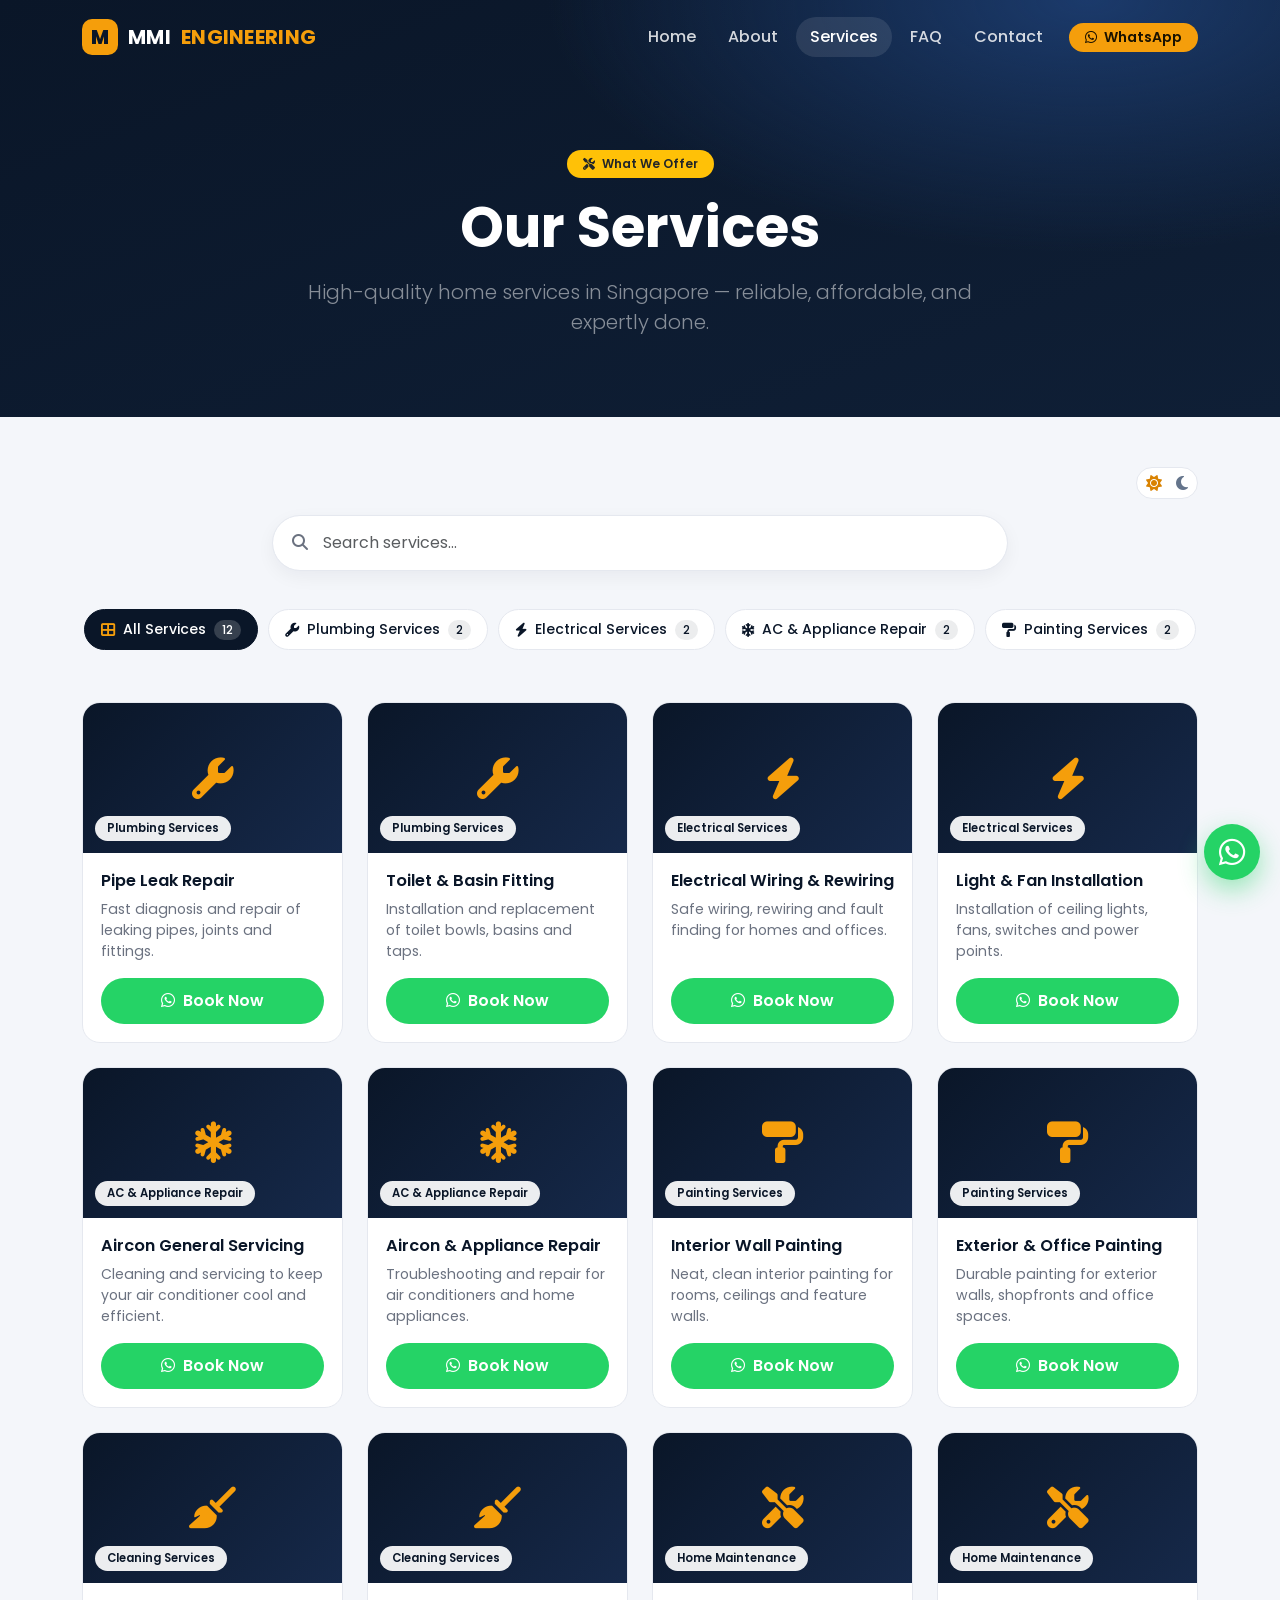
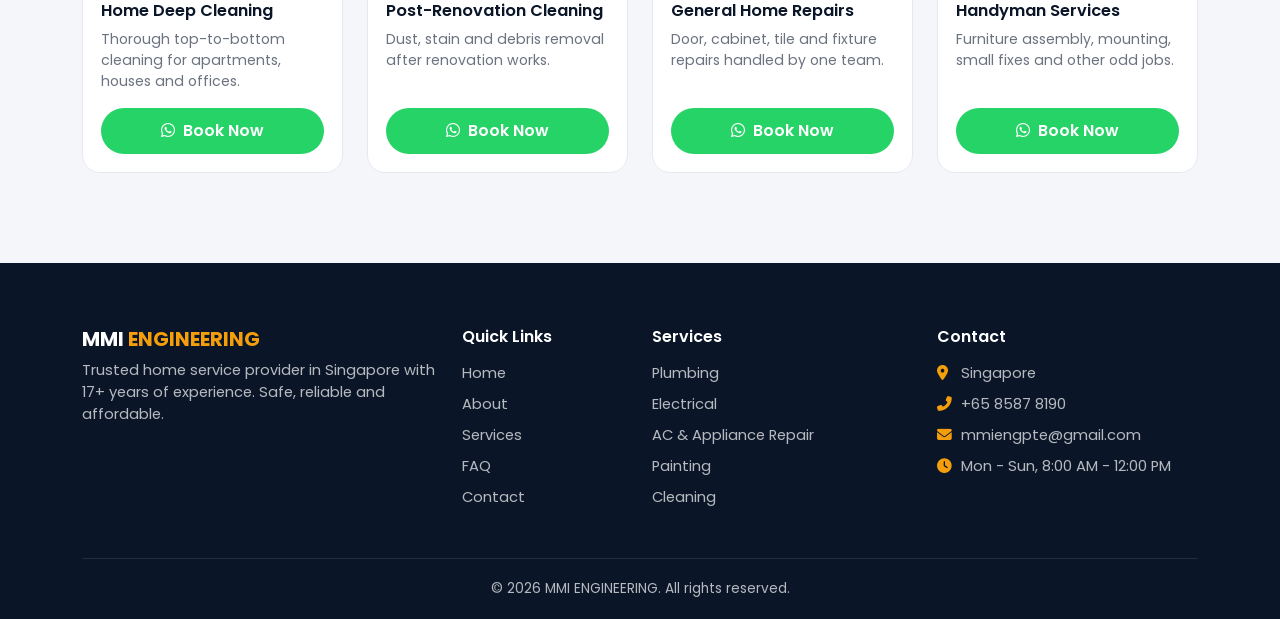
<file: services.html>
<!DOCTYPE html>
<html lang="en">
<head>
<meta charset="UTF-8">
<meta name="viewport" content="width=device-width, initial-scale=1">
<title>Our Services | MMI ENGINEERING</title>
<meta name="description" content="Plumbing, electrical, AC &amp; appliance repair, painting, cleaning and home maintenance services in Singapore.">
<meta name="theme-color" content="#0a1628">
<link rel="icon" href="data:image/svg+xml,%3Csvg xmlns='http://www.w3.org/2000/svg' viewBox='0 0 100 100'%3E%3Crect width='100' height='100' rx='22' fill='%230a1628'/%3E%3Ctext x='50' y='66' font-size='48' font-weight='700' text-anchor='middle' fill='%23f59e0b' font-family='Arial'%3EM%3C/text%3E%3C/svg%3E">
<link rel="preconnect" href="https://fonts.googleapis.com">
<link rel="preconnect" href="https://fonts.gstatic.com" crossorigin>
<link href="https://fonts.googleapis.com/css2?family=Poppins:wght@400;500;600;700;800&display=swap" rel="stylesheet">
<link href="https://cdn.jsdelivr.net/npm/bootstrap@5.3.3/dist/css/bootstrap.min.css" rel="stylesheet">
<link href="https://cdnjs.cloudflare.com/ajax/libs/font-awesome/6.5.1/css/all.min.css" rel="stylesheet">
<link href="https://cdn.jsdelivr.net/npm/aos@2.3.4/dist/aos.css" rel="stylesheet">
<link href="assets/css/style.css" rel="stylesheet">
</head>
<body>
<nav class="navbar navbar-expand-lg navbar-mmi fixed-top" id="mainNav">
  <div class="container">
    <a class="navbar-brand" href="index.html"><span class="brand-mark">M</span> MMI <span class="text-accent">ENGINEERING</span></a>
    <button class="navbar-toggler" type="button" data-bs-toggle="collapse" data-bs-target="#navMenu" aria-label="Toggle navigation">
      <i class="fas fa-bars"></i>
    </button>
    <div class="collapse navbar-collapse" id="navMenu">
      <ul class="navbar-nav ms-auto align-items-lg-center gap-lg-1">
          <li class="nav-item"><a class="nav-link" href="index.html">Home</a></li>
          <li class="nav-item"><a class="nav-link" href="about.html">About</a></li>
          <li class="nav-item"><a class="nav-link active" href="services.html">Services</a></li>
          <li class="nav-item"><a class="nav-link" href="faq.html">FAQ</a></li>
          <li class="nav-item"><a class="nav-link" href="contact.html">Contact</a></li>
        <li class="nav-item ms-lg-2 mt-2 mt-lg-0">
          <a class="btn btn-accent btn-sm rounded-pill px-3" href="https://wa.me/6585878190" data-setting-link="wa" target="_blank" rel="noopener"><i class="fab fa-whatsapp me-1"></i> WhatsApp</a>
        </li>
      </ul>
    </div>
  </div>
</nav>
<div class="toast-container"></div>

<div class="services-hero">
  <div class="services-hero-overlay"></div>
  <div class="container position-relative" style="z-index:2">
    <div class="row justify-content-center text-center">
      <div class="col-lg-8" data-aos="fade-up">
        <span class="badge bg-warning text-dark mb-3 px-3 py-2 rounded-pill fw-semibold"><i class="fas fa-tools me-1"></i> What We Offer</span>
        <h1 class="display-4 fw-bold text-white mb-3">Our Services</h1>
        <p class="lead text-white-50 mb-0">High-quality home services in Singapore — reliable, affordable, and expertly done.</p>
      </div>
    </div>
  </div>
</div>

<section class="services-page-section" id="servicesSection">
  <div class="container">
    <div class="d-flex justify-content-end mb-3">
      <button id="themeToggle" class="theme-toggle-btn" type="button" aria-label="Toggle theme"><i class="fas fa-sun"></i><i class="fas fa-moon"></i></button>
    </div>

    <div class="row justify-content-center mb-4" data-aos="fade-up">
      <div class="col-lg-8 col-md-10">
        <div class="search-wrapper">
          <div class="search-icon"><i class="fas fa-search"></i></div>
          <input type="text" id="serviceSearch" class="form-control service-search-input" placeholder="Search services..." autocomplete="off">
          <div class="search-clear" id="searchClear"><i class="fas fa-times"></i></div>
        </div>
      </div>
    </div>

    <div class="filter-sticky-wrapper" id="filterSticky">
      <div class="category-filter">
        <div class="filter-scroll" id="filterScroll">
          <button class="filter-chip active" data-category="all" type="button">
            <i class="fas fa-th-large me-2"></i>All Services <span class="filter-count">12</span>
          </button>
          <button class="filter-chip" data-category="plumbing-services" type="button">
            <i class="fas fa-wrench me-2"></i>Plumbing Services <span class="filter-count">2</span>
          </button>
          <button class="filter-chip" data-category="electrical-services" type="button">
            <i class="fas fa-bolt me-2"></i>Electrical Services <span class="filter-count">2</span>
          </button>
          <button class="filter-chip" data-category="ac-appliance-repair" type="button">
            <i class="fas fa-snowflake me-2"></i>AC &amp; Appliance Repair <span class="filter-count">2</span>
          </button>
          <button class="filter-chip" data-category="painting-services" type="button">
            <i class="fas fa-paint-roller me-2"></i>Painting Services <span class="filter-count">2</span>
          </button>
          <button class="filter-chip" data-category="cleaning-services" type="button">
            <i class="fas fa-broom me-2"></i>Cleaning Services <span class="filter-count">2</span>
          </button>
          <button class="filter-chip" data-category="home-maintenance" type="button">
            <i class="fas fa-tools me-2"></i>Home Maintenance <span class="filter-count">2</span>
          </button>
        </div>
      </div>
    </div>

    <div id="filterLoading" class="filter-loading" style="display:none"><div class="spinner"></div><span>Filtering services...</span></div>

    <div class="row g-4" id="serviceGrid" style="margin-top:10px">
      <div class="col-xl-3 col-lg-4 col-md-6 service-item" data-category="plumbing-services" data-name="pipe leak repair" data-desc="fast diagnosis and repair of leaking pipes, joints and fittings." data-aos="fade-up">
        <div class="service-card">
          <div class="service-card-img">
            <div class="service-card-img-placeholder"><i class="fas fa-wrench"></i></div>
            <span class="service-cat-badge">Plumbing Services</span>
          </div>
          <div class="service-card-body">
            <h5 class="service-card-title">Pipe Leak Repair</h5>
            <p class="service-card-text">Fast diagnosis and repair of leaking pipes, joints and fittings.</p>
            <div class="service-card-footer">
              <a href="https://wa.me/6585878190?text=Hello+MMI+ENGINEERING%2C+I+am+interested+in+your+service%3A+Pipe+Leak+Repair.+Please+provide+more+details." target="_blank" rel="noopener" class="btn btn-book"><i class="fab fa-whatsapp me-2"></i>Book Now</a>
            </div>
          </div>
        </div>
      </div>
      <div class="col-xl-3 col-lg-4 col-md-6 service-item" data-category="plumbing-services" data-name="toilet &amp; basin fitting" data-desc="installation and replacement of toilet bowls, basins and taps." data-aos="fade-up">
        <div class="service-card">
          <div class="service-card-img">
            <div class="service-card-img-placeholder"><i class="fas fa-wrench"></i></div>
            <span class="service-cat-badge">Plumbing Services</span>
          </div>
          <div class="service-card-body">
            <h5 class="service-card-title">Toilet &amp; Basin Fitting</h5>
            <p class="service-card-text">Installation and replacement of toilet bowls, basins and taps.</p>
            <div class="service-card-footer">
              <a href="https://wa.me/6585878190?text=Hello+MMI+ENGINEERING%2C+I+am+interested+in+your+service%3A+Toilet+%26+Basin+Fitting.+Please+provide+more+details." target="_blank" rel="noopener" class="btn btn-book"><i class="fab fa-whatsapp me-2"></i>Book Now</a>
            </div>
          </div>
        </div>
      </div>
      <div class="col-xl-3 col-lg-4 col-md-6 service-item" data-category="electrical-services" data-name="electrical wiring &amp; rewiring" data-desc="safe wiring, rewiring and fault finding for homes and offices." data-aos="fade-up">
        <div class="service-card">
          <div class="service-card-img">
            <div class="service-card-img-placeholder"><i class="fas fa-bolt"></i></div>
            <span class="service-cat-badge">Electrical Services</span>
          </div>
          <div class="service-card-body">
            <h5 class="service-card-title">Electrical Wiring &amp; Rewiring</h5>
            <p class="service-card-text">Safe wiring, rewiring and fault finding for homes and offices.</p>
            <div class="service-card-footer">
              <a href="https://wa.me/6585878190?text=Hello+MMI+ENGINEERING%2C+I+am+interested+in+your+service%3A+Electrical+Wiring+%26+Rewiring.+Please+provide+more+details." target="_blank" rel="noopener" class="btn btn-book"><i class="fab fa-whatsapp me-2"></i>Book Now</a>
            </div>
          </div>
        </div>
      </div>
      <div class="col-xl-3 col-lg-4 col-md-6 service-item" data-category="electrical-services" data-name="light &amp; fan installation" data-desc="installation of ceiling lights, fans, switches and power points." data-aos="fade-up">
        <div class="service-card">
          <div class="service-card-img">
            <div class="service-card-img-placeholder"><i class="fas fa-bolt"></i></div>
            <span class="service-cat-badge">Electrical Services</span>
          </div>
          <div class="service-card-body">
            <h5 class="service-card-title">Light &amp; Fan Installation</h5>
            <p class="service-card-text">Installation of ceiling lights, fans, switches and power points.</p>
            <div class="service-card-footer">
              <a href="https://wa.me/6585878190?text=Hello+MMI+ENGINEERING%2C+I+am+interested+in+your+service%3A+Light+%26+Fan+Installation.+Please+provide+more+details." target="_blank" rel="noopener" class="btn btn-book"><i class="fab fa-whatsapp me-2"></i>Book Now</a>
            </div>
          </div>
        </div>
      </div>
      <div class="col-xl-3 col-lg-4 col-md-6 service-item" data-category="ac-appliance-repair" data-name="aircon general servicing" data-desc="cleaning and servicing to keep your air conditioner cool and efficient." data-aos="fade-up">
        <div class="service-card">
          <div class="service-card-img">
            <div class="service-card-img-placeholder"><i class="fas fa-snowflake"></i></div>
            <span class="service-cat-badge">AC &amp; Appliance Repair</span>
          </div>
          <div class="service-card-body">
            <h5 class="service-card-title">Aircon General Servicing</h5>
            <p class="service-card-text">Cleaning and servicing to keep your air conditioner cool and efficient.</p>
            <div class="service-card-footer">
              <a href="https://wa.me/6585878190?text=Hello+MMI+ENGINEERING%2C+I+am+interested+in+your+service%3A+Aircon+General+Servicing.+Please+provide+more+details." target="_blank" rel="noopener" class="btn btn-book"><i class="fab fa-whatsapp me-2"></i>Book Now</a>
            </div>
          </div>
        </div>
      </div>
      <div class="col-xl-3 col-lg-4 col-md-6 service-item" data-category="ac-appliance-repair" data-name="aircon &amp; appliance repair" data-desc="troubleshooting and repair for air conditioners and home appliances." data-aos="fade-up">
        <div class="service-card">
          <div class="service-card-img">
            <div class="service-card-img-placeholder"><i class="fas fa-snowflake"></i></div>
            <span class="service-cat-badge">AC &amp; Appliance Repair</span>
          </div>
          <div class="service-card-body">
            <h5 class="service-card-title">Aircon &amp; Appliance Repair</h5>
            <p class="service-card-text">Troubleshooting and repair for air conditioners and home appliances.</p>
            <div class="service-card-footer">
              <a href="https://wa.me/6585878190?text=Hello+MMI+ENGINEERING%2C+I+am+interested+in+your+service%3A+Aircon+%26+Appliance+Repair.+Please+provide+more+details." target="_blank" rel="noopener" class="btn btn-book"><i class="fab fa-whatsapp me-2"></i>Book Now</a>
            </div>
          </div>
        </div>
      </div>
      <div class="col-xl-3 col-lg-4 col-md-6 service-item" data-category="painting-services" data-name="interior wall painting" data-desc="neat, clean interior painting for rooms, ceilings and feature walls." data-aos="fade-up">
        <div class="service-card">
          <div class="service-card-img">
            <div class="service-card-img-placeholder"><i class="fas fa-paint-roller"></i></div>
            <span class="service-cat-badge">Painting Services</span>
          </div>
          <div class="service-card-body">
            <h5 class="service-card-title">Interior Wall Painting</h5>
            <p class="service-card-text">Neat, clean interior painting for rooms, ceilings and feature walls.</p>
            <div class="service-card-footer">
              <a href="https://wa.me/6585878190?text=Hello+MMI+ENGINEERING%2C+I+am+interested+in+your+service%3A+Interior+Wall+Painting.+Please+provide+more+details." target="_blank" rel="noopener" class="btn btn-book"><i class="fab fa-whatsapp me-2"></i>Book Now</a>
            </div>
          </div>
        </div>
      </div>
      <div class="col-xl-3 col-lg-4 col-md-6 service-item" data-category="painting-services" data-name="exterior &amp; office painting" data-desc="durable painting for exterior walls, shopfronts and office spaces." data-aos="fade-up">
        <div class="service-card">
          <div class="service-card-img">
            <div class="service-card-img-placeholder"><i class="fas fa-paint-roller"></i></div>
            <span class="service-cat-badge">Painting Services</span>
          </div>
          <div class="service-card-body">
            <h5 class="service-card-title">Exterior &amp; Office Painting</h5>
            <p class="service-card-text">Durable painting for exterior walls, shopfronts and office spaces.</p>
            <div class="service-card-footer">
              <a href="https://wa.me/6585878190?text=Hello+MMI+ENGINEERING%2C+I+am+interested+in+your+service%3A+Exterior+%26+Office+Painting.+Please+provide+more+details." target="_blank" rel="noopener" class="btn btn-book"><i class="fab fa-whatsapp me-2"></i>Book Now</a>
            </div>
          </div>
        </div>
      </div>
      <div class="col-xl-3 col-lg-4 col-md-6 service-item" data-category="cleaning-services" data-name="home deep cleaning" data-desc="thorough top-to-bottom cleaning for apartments, houses and offices." data-aos="fade-up">
        <div class="service-card">
          <div class="service-card-img">
            <div class="service-card-img-placeholder"><i class="fas fa-broom"></i></div>
            <span class="service-cat-badge">Cleaning Services</span>
          </div>
          <div class="service-card-body">
            <h5 class="service-card-title">Home Deep Cleaning</h5>
            <p class="service-card-text">Thorough top-to-bottom cleaning for apartments, houses and offices.</p>
            <div class="service-card-footer">
              <a href="https://wa.me/6585878190?text=Hello+MMI+ENGINEERING%2C+I+am+interested+in+your+service%3A+Home+Deep+Cleaning.+Please+provide+more+details." target="_blank" rel="noopener" class="btn btn-book"><i class="fab fa-whatsapp me-2"></i>Book Now</a>
            </div>
          </div>
        </div>
      </div>
      <div class="col-xl-3 col-lg-4 col-md-6 service-item" data-category="cleaning-services" data-name="post-renovation cleaning" data-desc="dust, stain and debris removal after renovation works." data-aos="fade-up">
        <div class="service-card">
          <div class="service-card-img">
            <div class="service-card-img-placeholder"><i class="fas fa-broom"></i></div>
            <span class="service-cat-badge">Cleaning Services</span>
          </div>
          <div class="service-card-body">
            <h5 class="service-card-title">Post-Renovation Cleaning</h5>
            <p class="service-card-text">Dust, stain and debris removal after renovation works.</p>
            <div class="service-card-footer">
              <a href="https://wa.me/6585878190?text=Hello+MMI+ENGINEERING%2C+I+am+interested+in+your+service%3A+Post-Renovation+Cleaning.+Please+provide+more+details." target="_blank" rel="noopener" class="btn btn-book"><i class="fab fa-whatsapp me-2"></i>Book Now</a>
            </div>
          </div>
        </div>
      </div>
      <div class="col-xl-3 col-lg-4 col-md-6 service-item" data-category="home-maintenance" data-name="general home repairs" data-desc="door, cabinet, tile and fixture repairs handled by one team." data-aos="fade-up">
        <div class="service-card">
          <div class="service-card-img">
            <div class="service-card-img-placeholder"><i class="fas fa-tools"></i></div>
            <span class="service-cat-badge">Home Maintenance</span>
          </div>
          <div class="service-card-body">
            <h5 class="service-card-title">General Home Repairs</h5>
            <p class="service-card-text">Door, cabinet, tile and fixture repairs handled by one team.</p>
            <div class="service-card-footer">
              <a href="https://wa.me/6585878190?text=Hello+MMI+ENGINEERING%2C+I+am+interested+in+your+service%3A+General+Home+Repairs.+Please+provide+more+details." target="_blank" rel="noopener" class="btn btn-book"><i class="fab fa-whatsapp me-2"></i>Book Now</a>
            </div>
          </div>
        </div>
      </div>
      <div class="col-xl-3 col-lg-4 col-md-6 service-item" data-category="home-maintenance" data-name="handyman services" data-desc="furniture assembly, mounting, small fixes and other odd jobs." data-aos="fade-up">
        <div class="service-card">
          <div class="service-card-img">
            <div class="service-card-img-placeholder"><i class="fas fa-tools"></i></div>
            <span class="service-cat-badge">Home Maintenance</span>
          </div>
          <div class="service-card-body">
            <h5 class="service-card-title">Handyman Services</h5>
            <p class="service-card-text">Furniture assembly, mounting, small fixes and other odd jobs.</p>
            <div class="service-card-footer">
              <a href="https://wa.me/6585878190?text=Hello+MMI+ENGINEERING%2C+I+am+interested+in+your+service%3A+Handyman+Services.+Please+provide+more+details." target="_blank" rel="noopener" class="btn btn-book"><i class="fab fa-whatsapp me-2"></i>Book Now</a>
            </div>
          </div>
        </div>
      </div>
    </div>

    <div id="noResults" class="no-results" style="display:none">
      <div class="empty-state">
        <i class="fas fa-search fa-3x mb-3"></i>
        <h4>No services match your criteria</h4>
        <p class="text-muted">Try adjusting your search or filter selection.</p>
        <button class="btn btn-accent mt-2" type="button" id="resetFilters"><i class="fas fa-redo me-2"></i>Reset Filters</button>
      </div>
    </div>
  </div>
</section>

<footer class="site-footer">
  <div class="container">
    <div class="row g-4">
      <div class="col-lg-4">
        <h5 class="footer-brand">MMI <span class="text-accent">ENGINEERING</span></h5>
        <p class="footer-text">Trusted home service provider in Singapore with 17+ years of experience. Safe, reliable and affordable.</p>
      </div>
      <div class="col-lg-2 col-6">
        <h6 class="footer-title">Quick Links</h6>
        <ul class="footer-links">
          <li><a href="index.html">Home</a></li>
          <li><a href="about.html">About</a></li>
          <li><a href="services.html">Services</a></li>
          <li><a href="faq.html">FAQ</a></li>
          <li><a href="contact.html">Contact</a></li>
        </ul>
      </div>
      <div class="col-lg-3 col-6">
        <h6 class="footer-title">Services</h6>
        <ul class="footer-links">
          <li><a href="services.html">Plumbing</a></li>
          <li><a href="services.html">Electrical</a></li>
          <li><a href="services.html">AC &amp; Appliance Repair</a></li>
          <li><a href="services.html">Painting</a></li>
          <li><a href="services.html">Cleaning</a></li>
        </ul>
      </div>
      <div class="col-lg-3">
        <h6 class="footer-title">Contact</h6>
        <ul class="footer-links footer-contact">
          <li><i class="fas fa-map-marker-alt"></i> <span data-setting="address">Singapore</span></li>
          <li><i class="fas fa-phone-alt"></i> <a href="tel:+6585878190" data-setting-link="tel" data-setting="phone">+65 8587 8190</a></li>
          <li><i class="fas fa-envelope"></i> <a href="mailto:mmiengpte@gmail.com" data-setting-link="mail" data-setting="email">mmiengpte@gmail.com</a></li>
          <li><i class="fas fa-clock"></i> <span data-setting="working_days">Mon - Sun</span>, <span data-setting="working_hours">8:00 AM - 12:00 PM</span></li>
        </ul>
      </div>
    </div>
    <div class="footer-bottom">
      <span>&copy; <span id="year">2026</span> MMI ENGINEERING. All rights reserved.</span>
    </div>
  </div>
</footer>

<a href="https://wa.me/6585878190" data-setting-link="wa" target="_blank" rel="noopener" class="whatsapp-float" aria-label="Chat on WhatsApp"><i class="fab fa-whatsapp"></i></a>

<script src="https://cdn.jsdelivr.net/npm/bootstrap@5.3.3/dist/js/bootstrap.bundle.min.js"></script>
<script src="https://cdn.jsdelivr.net/npm/aos@2.3.4/dist/aos.js"></script>
<script src="assets/js/main.js"></script>
<script src="assets/js/services.js"></script>
</body>
</html>
</file>
<file: assets/css/style.css>
/* MMI ENGINEERING - static site styles */
:root {
  --navy: #0a1628;
  --navy-2: #0f1f36;
  --navy-3: #16294a;
  --accent: #f59e0b;
  --accent-dark: #d98200;
  --text: #1f2937;
  --muted: #6b7280;
  --soft: #f4f6fa;
  --card: #ffffff;
  --border: #e5e8ef;
  --radius: 18px;
  --shadow: 0 10px 30px rgba(10, 22, 40, .08);
}

html { scroll-behavior: smooth; }
body {
  font-family: 'Poppins', system-ui, -apple-system, 'Segoe UI', sans-serif;
  color: var(--text);
  background: #fff;
  padding-top: 0;
  overflow-x: hidden;
}
a { text-decoration: none; }
.text-accent { color: var(--accent) !important; }
.bg-light-soft { background: var(--soft); }
.border-white-10 { border-color: rgba(255,255,255,.12) !important; }

/* ---------- Buttons ---------- */
.btn-accent {
  background: var(--accent); color: #1a1200; border: none; font-weight: 600;
  transition: transform .2s, box-shadow .2s, background .2s;
}
.btn-accent:hover { background: var(--accent-dark); color: #1a1200; transform: translateY(-2px); box-shadow: 0 10px 22px rgba(245,158,11,.35); }
.btn-outline-accent { border: 2px solid var(--accent); color: var(--accent-dark); font-weight: 600; }
.btn-outline-accent:hover { background: var(--accent); color: #1a1200; }

/* ---------- Navbar ---------- */
.navbar-mmi { padding: 14px 0; transition: background .3s, box-shadow .3s, padding .3s; background: transparent; }
.navbar-mmi.scrolled, .navbar-mmi.nav-solid { background: rgba(10,22,40,.96); backdrop-filter: blur(10px); box-shadow: 0 6px 24px rgba(0,0,0,.25); padding: 9px 0; }
.navbar-brand { color: #fff !important; font-weight: 700; letter-spacing: .3px; display: flex; align-items: center; gap: 10px; }
.brand-mark { display: inline-grid; place-items: center; width: 36px; height: 36px; border-radius: 10px; background: var(--accent); color: var(--navy); font-weight: 800; }
.navbar-mmi .nav-link { color: rgba(255,255,255,.82); font-weight: 500; padding: 8px 14px !important; border-radius: 999px; transition: color .2s, background .2s; }
.navbar-mmi .nav-link:hover, .navbar-mmi .nav-link.active { color: #fff; background: rgba(255,255,255,.1); }
.navbar-toggler { color: #fff; border: 1px solid rgba(255,255,255,.3); }
.navbar-toggler:focus { box-shadow: none; }
@media (max-width: 991px) {
  .navbar-mmi { background: rgba(10,22,40,.96); }
  .navbar-collapse { padding: 12px 0 6px; }
}

/* ---------- Hero (home) ---------- */
.hero-premium { position: relative; min-height: 100vh; display: flex; align-items: center; color: #fff; overflow: hidden; padding: 120px 0 80px; }
.hero-bg { position: absolute; inset: 0; background: radial-gradient(1200px 600px at 80% -10%, #1b3a6b 0%, transparent 60%), linear-gradient(160deg, var(--navy), var(--navy-2) 60%, #0b1a30); }
.hero-overlay { position: absolute; inset: 0; background: radial-gradient(600px 400px at 10% 90%, rgba(245,158,11,.16), transparent 70%); }
.hero-particles span { position: absolute; width: 6px; height: 6px; border-radius: 50%; background: rgba(245,158,11,.55); animation: float 9s infinite ease-in-out; }
.hero-particles span:nth-child(1){left:8%;top:22%;animation-delay:0s}
.hero-particles span:nth-child(2){left:18%;top:70%;animation-delay:1s}
.hero-particles span:nth-child(3){left:30%;top:40%;animation-delay:2s}
.hero-particles span:nth-child(4){left:44%;top:82%;animation-delay:3s}
.hero-particles span:nth-child(5){left:55%;top:18%;animation-delay:1.5s}
.hero-particles span:nth-child(6){left:66%;top:60%;animation-delay:2.5s}
.hero-particles span:nth-child(7){left:78%;top:30%;animation-delay:.5s}
.hero-particles span:nth-child(8){left:86%;top:75%;animation-delay:3.5s}
.hero-particles span:nth-child(9){left:92%;top:14%;animation-delay:4s}
.hero-particles span:nth-child(10){left:5%;top:50%;animation-delay:2.2s}
@keyframes float { 0%,100% { transform: translateY(0); opacity: .4 } 50% { transform: translateY(-28px); opacity: 1 } }
.hero-content { position: relative; z-index: 2; }
.hero-badge { display: inline-flex; align-items: center; background: rgba(245,158,11,.14); border: 1px solid rgba(245,158,11,.4); color: #ffd27a; padding: 8px 18px; border-radius: 999px; font-size: .85rem; font-weight: 500; margin-bottom: 22px; }
.hero-title { font-weight: 800; font-size: clamp(2.2rem, 5.5vw, 4rem); line-height: 1.12; margin-bottom: 18px; }
.hero-subtitle { color: rgba(255,255,255,.78); font-size: clamp(1rem, 1.6vw, 1.2rem); max-width: 720px; margin: 0 auto 34px; }
.hero-search-wrapper { max-width: 640px; margin: 0 auto 30px; }
.hero-search-inner { display: flex; align-items: center; background: #fff; border-radius: 999px; padding: 6px 6px 6px 22px; box-shadow: 0 18px 40px rgba(0,0,0,.35); }
.hero-search-icon { color: var(--muted); margin-right: 10px; }
.hero-search-input { flex: 1; border: none; outline: none; background: transparent; padding: 12px 6px; font-size: 1rem; color: var(--text); min-width: 0; }
.hero-search-btn { border: none; width: 48px; height: 48px; border-radius: 50%; background: var(--accent); color: var(--navy); font-size: 1rem; transition: transform .2s; }
.hero-search-btn:hover { transform: scale(1.08); }
.hero-categories { display: flex; flex-direction: column; align-items: center; gap: 12px; }
.hero-cat-label { color: rgba(255,255,255,.6); font-size: .85rem; }
.hero-chips { display: flex; flex-wrap: wrap; justify-content: center; gap: 10px; }
.hero-chip { display: inline-flex; align-items: center; gap: 8px; padding: 9px 16px; border-radius: 999px; background: rgba(255,255,255,.08); border: 1px solid rgba(255,255,255,.16); color: #fff; font-size: .9rem; transition: all .2s; }
.hero-chip:hover { background: var(--accent); color: var(--navy); border-color: var(--accent); transform: translateY(-2px); }
.hero-scroll-indicator { position: absolute; bottom: 22px; left: 50%; transform: translateX(-50%); display: flex; flex-direction: column; align-items: center; gap: 8px; color: rgba(255,255,255,.55); font-size: .75rem; z-index: 2; }
.scroll-mouse { width: 22px; height: 34px; border: 2px solid rgba(255,255,255,.4); border-radius: 12px; display: flex; justify-content: center; padding-top: 6px; }
.scroll-dot { width: 4px; height: 8px; border-radius: 3px; background: var(--accent); animation: scrollDot 1.6s infinite; }
@keyframes scrollDot { 0% { transform: translateY(0); opacity: 1 } 100% { transform: translateY(12px); opacity: 0 } }
@media (max-width: 575px) { .hero-scroll-indicator { display: none; } }

/* ---------- Sections ---------- */
.section-header { margin-bottom: 44px; }
.section-badge { display: inline-block; background: rgba(245,158,11,.14); color: var(--accent-dark); padding: 6px 16px; border-radius: 999px; font-size: .78rem; font-weight: 600; letter-spacing: .6px; text-transform: uppercase; margin-bottom: 14px; }
.section-heading { font-weight: 700; font-size: clamp(1.7rem, 3.2vw, 2.4rem); color: var(--navy); }
.section-desc { color: var(--muted); max-width: 560px; margin: 8px auto 0; }
.page-section, .service-categories-section, .why-choose-section, .how-it-works-section, .faq-section { padding: 84px 0; }
.why-choose-section, .faq-section { background: var(--soft); }

/* stats */
.stats-section { background: var(--navy-2); padding: 46px 0; margin-top: -1px; }
.stat-item { text-align: center; color: #fff; padding: 10px; }
.stat-icon { width: 54px; height: 54px; margin: 0 auto 12px; display: grid; place-items: center; border-radius: 16px; background: rgba(245,158,11,.14); color: var(--accent); font-size: 1.3rem; }
.stat-number { font-size: 2.1rem; font-weight: 800; line-height: 1.1; }
.stat-label { color: rgba(255,255,255,.65); font-size: .9rem; }

/* category cards */
.category-card { position: relative; display: block; height: 100%; background: var(--card); border: 1px solid var(--border); border-radius: var(--radius); padding: 26px 18px; text-align: center; color: var(--text); transition: transform .25s, box-shadow .25s, border-color .25s; }
.category-card:hover { transform: translateY(-6px); box-shadow: var(--shadow); border-color: var(--accent); color: var(--text); }
.category-card-icon { width: 62px; height: 62px; margin: 0 auto 14px; display: grid; place-items: center; border-radius: 18px; background: linear-gradient(135deg, var(--navy), var(--navy-3)); color: var(--accent); font-size: 1.5rem; }
.category-card-title { font-size: 1rem; font-weight: 600; color: var(--navy); margin-bottom: 4px; }
.category-card-desc { color: var(--muted); font-size: .85rem; margin: 0; }
.category-card-arrow { position: absolute; right: 14px; bottom: 12px; color: var(--accent); opacity: 0; transform: translateX(-6px); transition: all .25s; }
.category-card:hover .category-card-arrow { opacity: 1; transform: translateX(0); }

/* why / steps */
.why-card, .step-card { background: var(--card); border: 1px solid var(--border); border-radius: var(--radius); padding: 30px 24px; height: 100%; text-align: center; transition: transform .25s, box-shadow .25s; }
.why-card:hover, .step-card:hover { transform: translateY(-6px); box-shadow: var(--shadow); }
.why-card-icon, .step-icon { width: 60px; height: 60px; margin: 0 auto 16px; display: grid; place-items: center; border-radius: 50%; background: rgba(245,158,11,.14); color: var(--accent-dark); font-size: 1.4rem; }
.why-card h5, .step-card h5 { font-weight: 600; color: var(--navy); }
.why-card p, .step-card p { color: var(--muted); font-size: .92rem; margin: 0; }
.step-card { position: relative; }
.step-number { position: absolute; top: 14px; left: 18px; font-size: 2.4rem; font-weight: 800; color: rgba(10,22,40,.07); }

/* faq */
.premium-accordion .accordion-item { border: 1px solid var(--border); border-radius: 14px !important; margin-bottom: 14px; overflow: hidden; background: #fff; }
.premium-accordion .accordion-button { font-weight: 600; color: var(--navy); background: #fff; padding: 18px 20px; box-shadow: none; gap: 12px; }
.premium-accordion .accordion-button:not(.collapsed) { background: rgba(245,158,11,.08); color: var(--navy); }
.faq-icon { flex: none; width: 30px; height: 30px; display: grid; place-items: center; border-radius: 50%; background: var(--accent); color: var(--navy); font-size: .75rem; }
.premium-accordion .accordion-body { color: var(--muted); padding: 6px 22px 22px 62px; }

/* ---------- Inner page hero ---------- */
.page-hero, .services-hero { position: relative; padding: 150px 0 80px; color: #fff; overflow: hidden; }
.page-hero-bg, .services-hero-overlay { position: absolute; inset: 0; background: radial-gradient(900px 420px at 85% 0%, #1b3a6b 0%, transparent 60%), linear-gradient(160deg, var(--navy), var(--navy-2)); }
.services-hero { background: var(--navy); }
.page-hero-title { font-weight: 800; font-size: clamp(2rem, 4.5vw, 3.2rem); }
.page-hero-desc { color: rgba(255,255,255,.75); font-size: 1.05rem; margin: 0; }
.page-hero .hero-badge { margin-bottom: 16px; }

/* about */
.about-image-wrapper { position: relative; }
.about-image-placeholder { min-height: 420px; display: flex; flex-direction: column; align-items: center; justify-content: center; gap: 14px; background: linear-gradient(145deg, var(--navy), var(--navy-3)); color: var(--accent); font-size: 4rem; }
.about-image-placeholder span { font-size: 1rem; letter-spacing: 3px; color: rgba(255,255,255,.7); font-weight: 600; }
.about-image-badge { position: absolute; right: -10px; bottom: 26px; background: var(--accent); color: var(--navy); padding: 14px 20px; border-radius: 16px; box-shadow: var(--shadow); }
.about-image-badge i { font-size: 1.6rem; }
@media (max-width: 575px) { .about-image-badge { right: 10px; } }
.about-stat-card { background: var(--soft); border-radius: 14px; padding: 16px; text-align: center; }
.cta-section { background: linear-gradient(160deg, #0a1628, #0f1f36); }

/* contact */
.premium-input { border: 1.5px solid var(--border); border-radius: 12px; padding: 13px 16px; transition: border-color .2s, box-shadow .2s; }
.premium-input:focus { border-color: var(--accent); box-shadow: 0 0 0 4px rgba(245,158,11,.18); }
.contact-info-premium { background: linear-gradient(160deg, var(--navy), var(--navy-3)); border-radius: 22px; padding: 34px 30px; color: #fff; box-shadow: var(--shadow); }
.ci-icon { flex: none; width: 46px; height: 46px; display: grid; place-items: center; border-radius: 14px; background: rgba(245,158,11,.16); color: var(--accent); }

/* ---------- Services page ---------- */
.services-page-section { padding: 50px 0 90px; background: var(--soft); transition: background .3s; min-height: 60vh; }
.theme-toggle-btn { position: relative; width: 62px; height: 32px; border-radius: 999px; border: 1px solid var(--border); background: #fff; display: flex; align-items: center; justify-content: space-between; padding: 0 9px; color: var(--accent-dark); cursor: pointer; }
.theme-toggle-btn .fa-moon { color: #64748b; }
.search-wrapper { position: relative; }
.search-icon { position: absolute; left: 20px; top: 50%; transform: translateY(-50%); color: var(--muted); z-index: 2; }
.service-search-input { padding: 15px 46px 15px 50px; border-radius: 999px; border: 1.5px solid var(--border); box-shadow: 0 6px 18px rgba(10,22,40,.05); }
.service-search-input:focus { border-color: var(--accent); box-shadow: 0 0 0 4px rgba(245,158,11,.18); }
.search-clear { position: absolute; right: 18px; top: 50%; transform: translateY(-50%); cursor: pointer; color: var(--muted); display: none; }
.search-clear.show { display: block; }
.filter-sticky-wrapper { position: sticky; top: 64px; z-index: 50; padding: 10px 0; margin-bottom: 8px; background: var(--soft); }
.filter-scroll { display: flex; gap: 10px; overflow-x: auto; padding: 4px 2px 8px; scrollbar-width: thin; }
.filter-chip { flex: none; display: inline-flex; align-items: center; border: 1.5px solid var(--border); background: #fff; color: var(--navy); padding: 9px 16px; border-radius: 999px; font-size: .88rem; font-weight: 500; cursor: pointer; transition: all .2s; white-space: nowrap; }
.filter-chip:hover { border-color: var(--accent); }
.filter-chip.active { background: var(--navy); color: #fff; border-color: var(--navy); }
.filter-chip.active i { color: var(--accent); }
.filter-count { margin-left: 8px; background: rgba(10,22,40,.08); border-radius: 999px; padding: 1px 8px; font-size: .75rem; }
.filter-chip.active .filter-count { background: rgba(255,255,255,.18); }
.filter-loading { display: flex; align-items: center; justify-content: center; gap: 10px; color: var(--muted); padding: 20px; }
.spinner { width: 20px; height: 20px; border: 3px solid var(--border); border-top-color: var(--accent); border-radius: 50%; animation: spin .7s linear infinite; }
@keyframes spin { to { transform: rotate(360deg); } }

.service-card { background: var(--card); border: 1px solid var(--border); border-radius: var(--radius); overflow: hidden; height: 100%; display: flex; flex-direction: column; transition: transform .25s, box-shadow .25s; }
.service-card:hover { transform: translateY(-6px); box-shadow: var(--shadow); }
.service-card-img { position: relative; height: 150px; background: linear-gradient(135deg, var(--navy), var(--navy-3)); }
.service-card-img img { width: 100%; height: 100%; object-fit: cover; }
.service-card-img-placeholder { height: 100%; display: grid; place-items: center; color: var(--accent); font-size: 2.6rem; }
.service-cat-badge { position: absolute; left: 12px; bottom: 12px; background: rgba(255,255,255,.92); color: var(--navy); padding: 4px 12px; border-radius: 999px; font-size: .72rem; font-weight: 600; }
.service-card-body { padding: 18px; display: flex; flex-direction: column; flex: 1; }
.service-card-title { font-weight: 600; color: var(--navy); font-size: 1.02rem; }
.service-card-text { color: var(--muted); font-size: .88rem; flex: 1; }
.btn-book { width: 100%; background: #25d366; color: #fff; border-radius: 999px; font-weight: 600; padding: 10px; }
.btn-book:hover { background: #1faa52; color: #fff; }
.service-item.hide { display: none; }
.empty-state { text-align: center; padding: 50px 10px; color: var(--muted); }

/* dark mode (services page toggle) */
body[data-theme="dark"] .services-page-section, body[data-theme="dark"] .filter-sticky-wrapper { background: #0b1322; }
body[data-theme="dark"] .service-card, body[data-theme="dark"] .filter-chip, body[data-theme="dark"] .theme-toggle-btn { background: #121d33; border-color: #22314f; color: #e6ecf7; }
body[data-theme="dark"] .service-card-title { color: #fff; }
body[data-theme="dark"] .service-card-text, body[data-theme="dark"] .empty-state, body[data-theme="dark"] .empty-state p { color: #9fb0cf !important; }
body[data-theme="dark"] .empty-state h4 { color: #fff; }
body[data-theme="dark"] .filter-chip.active { background: var(--accent); color: var(--navy); border-color: var(--accent); }
body[data-theme="dark"] .filter-chip.active i { color: var(--navy); }
body[data-theme="dark"] .service-search-input { background: #121d33; border-color: #22314f; color: #fff; }

/* ---------- Footer ---------- */
.site-footer { background: var(--navy); color: rgba(255,255,255,.7); padding: 64px 0 0; }
.footer-brand { color: #fff; font-weight: 700; }
.footer-text { font-size: .92rem; }
.footer-title { color: #fff; font-weight: 600; margin-bottom: 16px; }
.footer-links { list-style: none; padding: 0; margin: 0; }
.footer-links li { margin-bottom: 9px; font-size: .92rem; }
.footer-links a { color: rgba(255,255,255,.7); transition: color .2s; }
.footer-links a:hover { color: var(--accent); }
.footer-contact i { color: var(--accent); width: 20px; }
.footer-bottom { margin-top: 40px; padding: 20px 0; border-top: 1px solid rgba(255,255,255,.1); text-align: center; font-size: .85rem; }

.whatsapp-float { position: fixed; right: 20px; bottom: 20px; z-index: 999; width: 56px; height: 56px; border-radius: 50%; background: #25d366; color: #fff; display: grid; place-items: center; font-size: 1.9rem; box-shadow: 0 10px 26px rgba(37,211,102,.45); transition: transform .2s; }
.whatsapp-float:hover { transform: scale(1.1); color: #fff; }

/* toast */
.toast-container { position: fixed; top: 80px; right: 16px; z-index: 2000; display: flex; flex-direction: column; gap: 10px; }
.mmi-toast { background: var(--navy); color: #fff; padding: 12px 18px; border-radius: 12px; box-shadow: var(--shadow); border-left: 4px solid var(--accent); animation: slideIn .3s; }
@keyframes slideIn { from { transform: translateX(30px); opacity: 0 } to { transform: none; opacity: 1 } }
</file>
